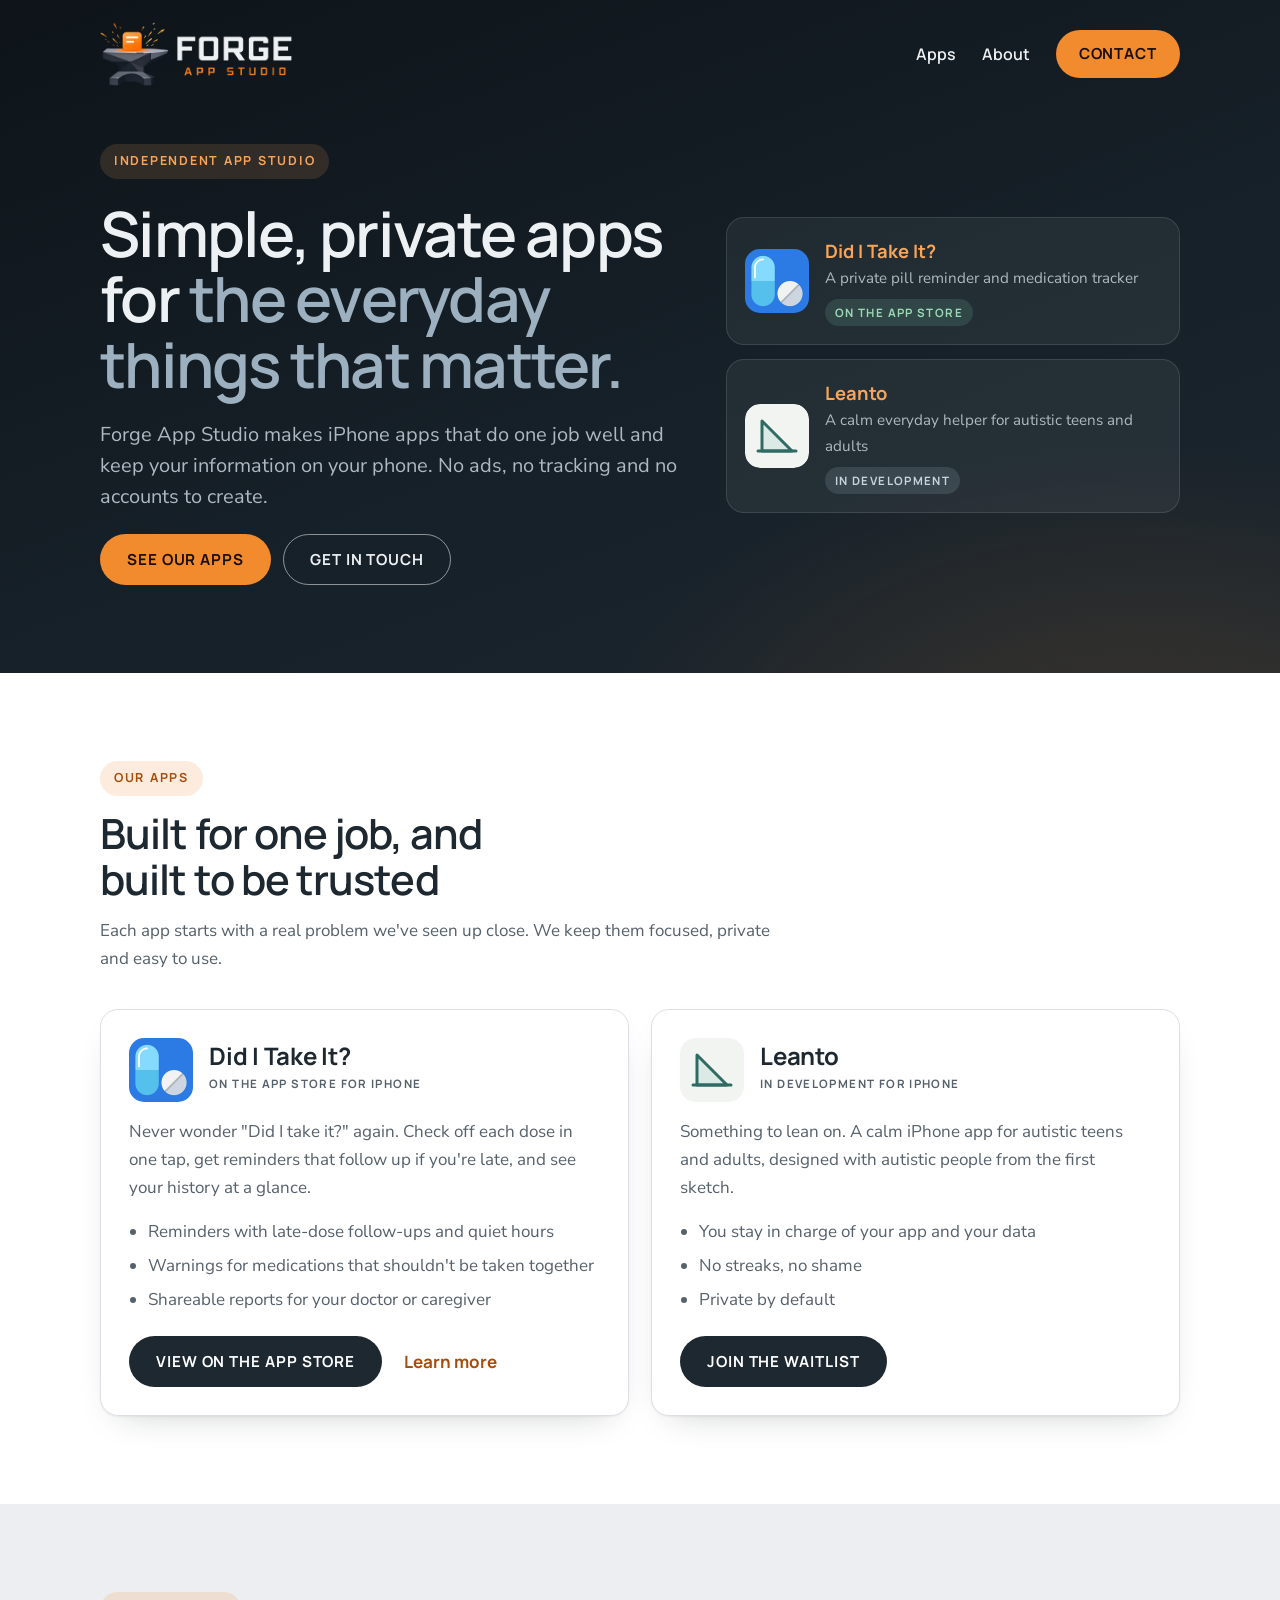
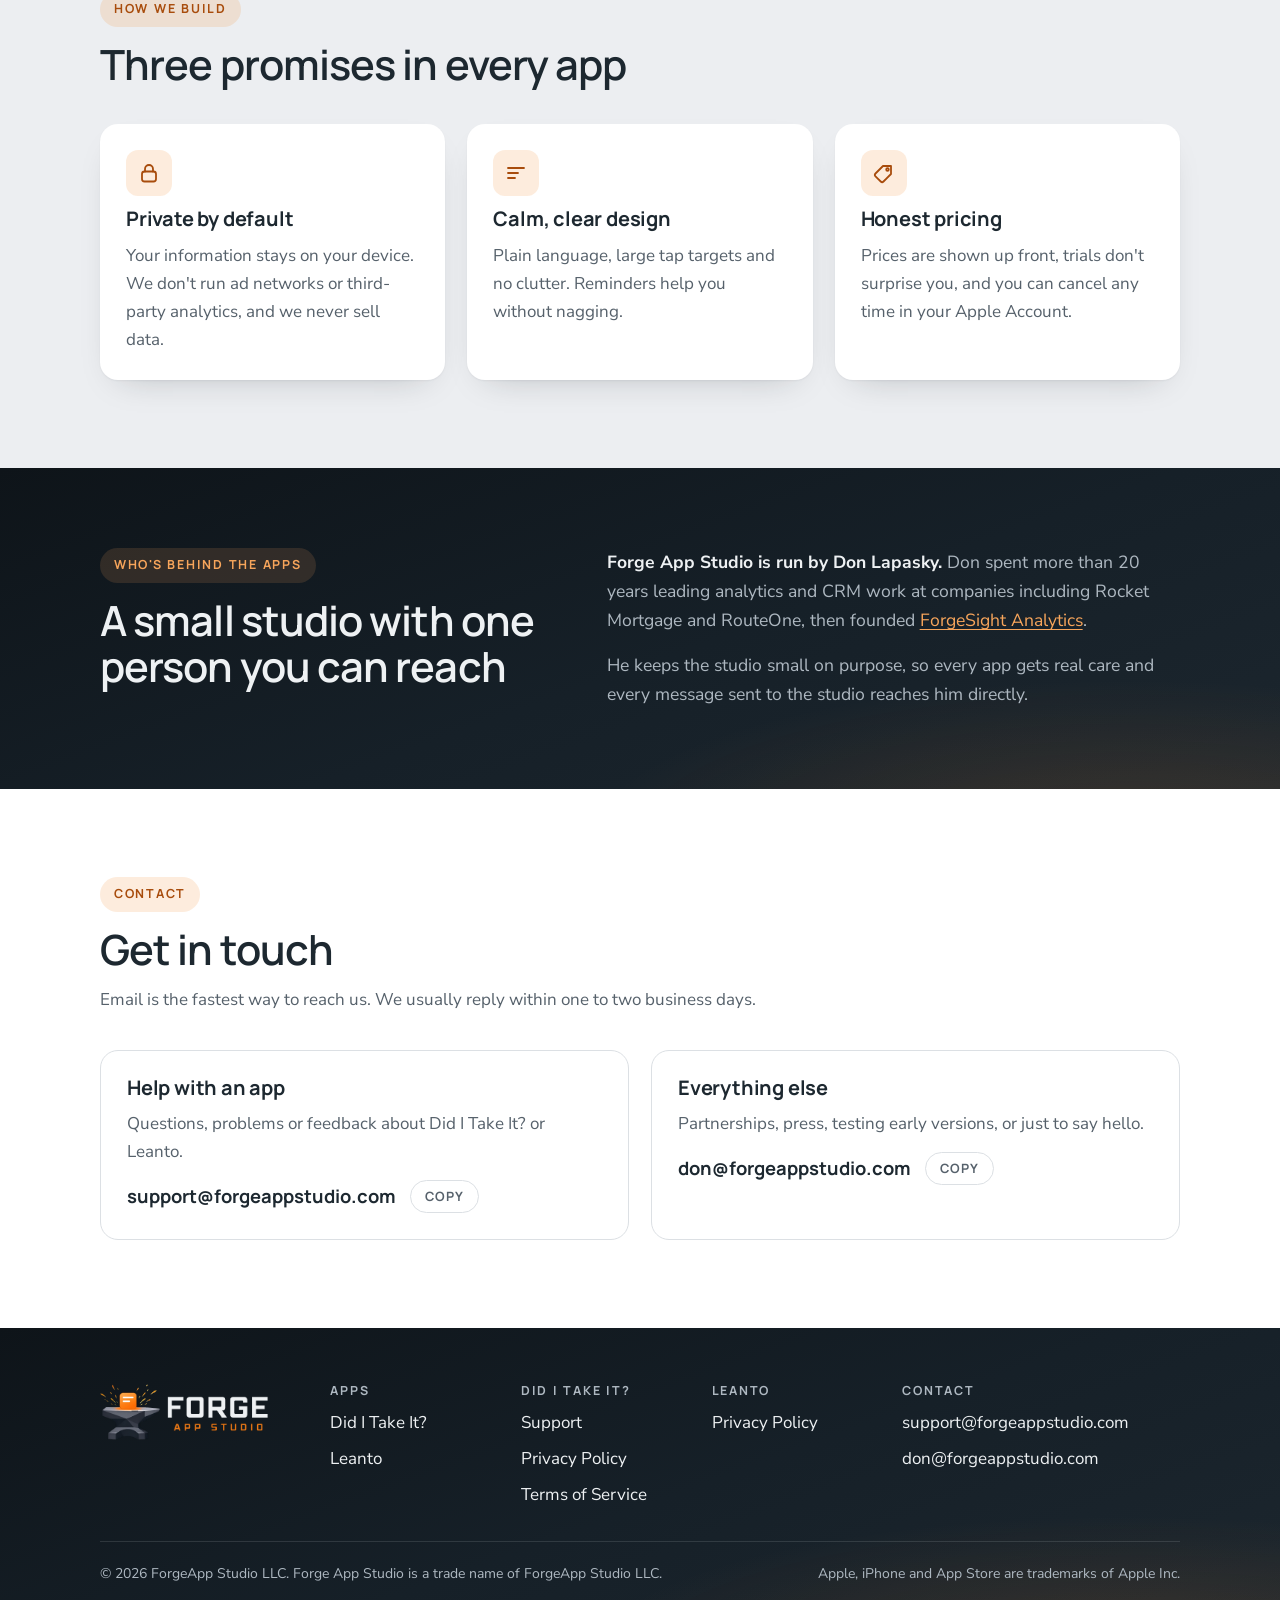
<file: index.html>
<!doctype html>
<html lang="en">
<head>
<meta charset="utf-8">
<meta name="viewport" content="width=device-width, initial-scale=1, viewport-fit=cover">
<title>Forge App Studio</title>
<meta name="description" content="Forge App Studio makes simple, private iPhone apps, including Did I Take It? and Leanto.">
<meta property="og:title" content="Forge App Studio">
<meta property="og:description" content="Simple, private iPhone apps for the everyday things that matter.">
<meta property="og:image" content="https://forgeappstudio.com/assets/og-image.png">
<meta property="og:type" content="website">
<meta property="og:url" content="https://forgeappstudio.com/">
<link rel="canonical" href="https://forgeappstudio.com/">
<script type="application/ld+json">
{
  "@context": "https://schema.org",
  "@graph": [
    {
      "@type": "Organization",
      "@id": "https://forgeappstudio.com/#org",
      "name": "Forge App Studio",
      "url": "https://forgeappstudio.com/",
      "logo": "https://forgeappstudio.com/assets/logo-stacked.png"
    },
    {
      "@type": "WebSite",
      "@id": "https://forgeappstudio.com/#website",
      "name": "Forge App Studio",
      "url": "https://forgeappstudio.com/",
      "publisher": {
        "@id": "https://forgeappstudio.com/#org"
      }
    }
  ]
}
</script>
<link rel="icon" href="assets/favicon-32.png" sizes="32x32" type="image/png">
<link rel="icon" href="assets/favicon-64.png" sizes="64x64" type="image/png">
<link rel="apple-touch-icon" href="assets/apple-touch-icon.png">
<link rel="preconnect" href="https://fonts.googleapis.com">
<link rel="preconnect" href="https://fonts.gstatic.com" crossorigin>
<link rel="stylesheet" href="https://fonts.googleapis.com/css2?family=Manrope:wght@500;600;700&family=Nunito+Sans:wght@400;600;700&display=swap">
<link rel="stylesheet" href="assets/styles.css">
</head>
<body>
<a class="skip" href="#main">Skip to content</a>

<div class="dark">
  <header class="site-head">
    <div class="wrap">
      <a class="brand" href="index.html" aria-label="Forge App Studio home"><img src="assets/logo-horizontal-on-dark.png" alt="Forge App Studio" width="193" height="64"></a>
      <nav class="nav" aria-label="Main">
        <a class="nav-link" href="#apps">Apps</a>
        <a class="nav-link" href="#about">About</a>
        <a class="btn btn-primary" href="#contact">Contact</a>
      </nav>
    </div>
  </header>

  <section class="hero" aria-labelledby="hero-title">
    <div class="wrap">
      <div class="hero-copy">
        <span class="eyebrow">Independent app studio</span>
        <h1 id="hero-title">Simple, private apps for <em>the everyday things that matter.</em></h1>
        <p class="lede">Forge App Studio makes iPhone apps that do one job well and keep your information on your phone. No ads, no tracking and no accounts to create.</p>
        <div class="cta-row">
          <a class="btn btn-primary" href="#apps">See our apps</a>
          <a class="btn btn-ghost" href="#contact">Get in touch</a>
        </div>
      </div>

      <div class="shelf" aria-label="Our apps">
        <a class="shelf-item" href="did-i-take-it.html">
          <img class="app-glyph" src="assets/did-i-take-it-icon-128.png" srcset="assets/did-i-take-it-icon-256.png 2x" alt="" width="64" height="64">
          <div>
            <strong>Did I Take It?</strong>
            <span class="muted">A private pill reminder and medication tracker</span>
            <span class="status live">On the App Store</span>
          </div>
        </a>
        <a class="shelf-item" href="leanto.html">
          <img class="app-glyph" src="assets/leanto-glyph.svg" alt="" width="64" height="64">
          <div>
            <strong>Leanto</strong>
            <span class="muted">A calm everyday helper for autistic teens and adults</span>
            <span class="status soon">In development</span>
          </div>
        </a>
      </div>
    </div>
  </section>
</div>

<main id="main">
  <section class="section" id="apps" aria-labelledby="apps-title">
    <div class="wrap">
      <div class="section-head">
        <span class="eyebrow">Our apps</span>
        <h2 id="apps-title">Built for one job, and built to be trusted</h2>
        <p>Each app starts with a real problem we've seen up close. We keep them focused, private and easy to use.</p>
      </div>
      <div class="apps">
        <article class="app-card">
          <div class="top">
            <img class="app-glyph" src="assets/did-i-take-it-icon-128.png" srcset="assets/did-i-take-it-icon-256.png 2x" alt="" width="64" height="64">
            <div>
              <h3>Did I Take It?</h3>
              <span class="tag">On the App Store for iPhone</span>
            </div>
          </div>
          <p>Never wonder "Did I take it?" again. Check off each dose in one tap, get reminders that follow up if you're late, and see your history at a glance.</p>
          <ul>
            <li>Reminders with late-dose follow-ups and quiet hours</li>
            <li>Warnings for medications that shouldn't be taken together</li>
            <li>Shareable reports for your doctor or caregiver</li>
          </ul>
          <div class="links">
            <a class="btn btn-ink" href="https://apps.apple.com/us/app/did-i-take-it-pill-reminder/id6765749043">View on the App Store</a>
            <a href="did-i-take-it.html">Learn more</a>
          </div>
        </article>

        <article class="app-card">
          <div class="top">
            <img class="app-glyph" src="assets/leanto-glyph.svg" alt="" width="64" height="64">
            <div>
              <h3>Leanto</h3>
              <span class="tag">In development for iPhone</span>
            </div>
          </div>
          <p>Something to lean on. A calm iPhone app for autistic teens and adults, designed with autistic people from the first sketch.</p>
          <ul>
            <li>You stay in charge of your app and your data</li>
            <li>No streaks, no shame</li>
            <li>Private by default</li>
          </ul>
          <div class="links">
            <a class="btn btn-ink" href="leanto.html">Join the waitlist</a>
          </div>
        </article>
      </div>
    </div>
  </section>

  <section class="section mist" aria-labelledby="how-title">
    <div class="wrap">
      <div class="section-head">
        <span class="eyebrow">How we build</span>
        <h2 id="how-title">Three promises in every app</h2>
      </div>
      <div class="principles">
        <div class="principle">
          <span class="icon" aria-hidden="true"><svg viewBox="0 0 24 24" fill="none" stroke="currentColor" stroke-width="1.8" stroke-linecap="round" stroke-linejoin="round"><rect x="5" y="10.5" width="14" height="10" rx="2.5"/><path d="M8 10.5V8a4 4 0 0 1 8 0v2.5"/></svg></span>
          <h3>Private by default</h3>
          <p>Your information stays on your device. We don't run ad networks or third-party analytics, and we never sell data.</p>
        </div>
        <div class="principle">
          <span class="icon" aria-hidden="true"><svg viewBox="0 0 24 24" fill="none" stroke="currentColor" stroke-width="1.8" stroke-linecap="round" stroke-linejoin="round"><path d="M4 7h16M4 12h10M4 17h7"/></svg></span>
          <h3>Calm, clear design</h3>
          <p>Plain language, large tap targets and no clutter. Reminders help you without nagging.</p>
        </div>
        <div class="principle">
          <span class="icon" aria-hidden="true"><svg viewBox="0 0 24 24" fill="none" stroke="currentColor" stroke-width="1.8" stroke-linecap="round" stroke-linejoin="round"><path d="M3.5 12.5 11 5h8v8l-7.5 7.5a2 2 0 0 1-2.8 0l-5.2-5.2a2 2 0 0 1 0-2.8Z"/><circle cx="15.5" cy="8.5" r="1.3"/></svg></span>
          <h3>Honest pricing</h3>
          <p>Prices are shown up front, trials don't surprise you, and you can cancel any time in your Apple Account.</p>
        </div>
      </div>
    </div>
  </section>

  <section class="dark about" id="about" aria-labelledby="about-title">
    <div class="wrap">
      <div style="display:flex;flex-direction:column;gap:14px">
        <span class="eyebrow">Who's behind the apps</span>
        <h2 id="about-title">A small studio with one person you can reach</h2>
      </div>
      <div class="copy">
        <p><strong>Forge App Studio is run by Don Lapasky.</strong> Don spent more than 20 years leading analytics and CRM work at companies including Rocket Mortgage and RouteOne, then founded <a href="https://www.forgesightanalytics.com">ForgeSight Analytics</a>.</p>
        <p>He keeps the studio small on purpose, so every app gets real care and every message sent to the studio reaches him directly.</p>
      </div>
    </div>
  </section>

  <section class="section" id="contact" aria-labelledby="contact-title">
    <div class="wrap">
      <div class="section-head">
        <span class="eyebrow">Contact</span>
        <h2 id="contact-title">Get in touch</h2>
        <p>Email is the fastest way to reach us. We usually reply within one to two business days.</p>
      </div>
      <div class="contact-grid">
        <div class="contact-card">
          <h3>Help with an app</h3>
          <p>Questions, problems or feedback about Did I Take It? or Leanto.</p>
          <div class="email-row">
            <a class="email" id="email-support" href="mailto:support@forgeappstudio.com">support@forgeappstudio.com</a>
            <button class="copy-btn" type="button" data-copy="support@forgeappstudio.com" aria-controls="email-support">Copy</button>
          </div>
        </div>
        <div class="contact-card">
          <h3>Everything else</h3>
          <p>Partnerships, press, testing early versions, or just to say hello.</p>
          <div class="email-row">
            <a class="email" id="email-don" href="mailto:don@forgeappstudio.com">don@forgeappstudio.com</a>
            <button class="copy-btn" type="button" data-copy="don@forgeappstudio.com" aria-controls="email-don">Copy</button>
          </div>
        </div>
      </div>
    </div>
  </section>
</main>

<footer class="dark site-foot">
  <div class="wrap">
    <div><img src="assets/logo-horizontal-on-dark.png" alt="Forge App Studio" width="169" height="56"></div>
    <div>
      <h4>Apps</h4>
      <ul><li><a href="did-i-take-it.html">Did I Take It?</a></li><li><a href="leanto.html">Leanto</a></li></ul>
    </div>
    <div>
      <h4>Did I Take It?</h4>
      <ul><li><a href="did-i-take-it-support.html">Support</a></li><li><a href="did-i-take-it-privacy.html">Privacy Policy</a></li><li><a href="did-i-take-it-terms.html">Terms of Service</a></li></ul>
    </div>
    <div>
      <h4>Leanto</h4>
      <ul><li><a href="leanto-privacy.html">Privacy Policy</a></li></ul>
    </div>
    <div>
      <h4>Contact</h4>
      <ul><li><a href="mailto:support@forgeappstudio.com">support@forgeappstudio.com</a></li><li><a href="mailto:don@forgeappstudio.com">don@forgeappstudio.com</a></li></ul>
    </div>
    <div class="legal">
      <span>&copy; 2026 ForgeApp Studio LLC. Forge App Studio is a trade name of ForgeApp Studio LLC.</span>
      <span>Apple, iPhone and App Store are trademarks of Apple Inc.</span>
    </div>
  </div>
</footer>
<script src="assets/site.js"></script>
</body>
</html>
</file>
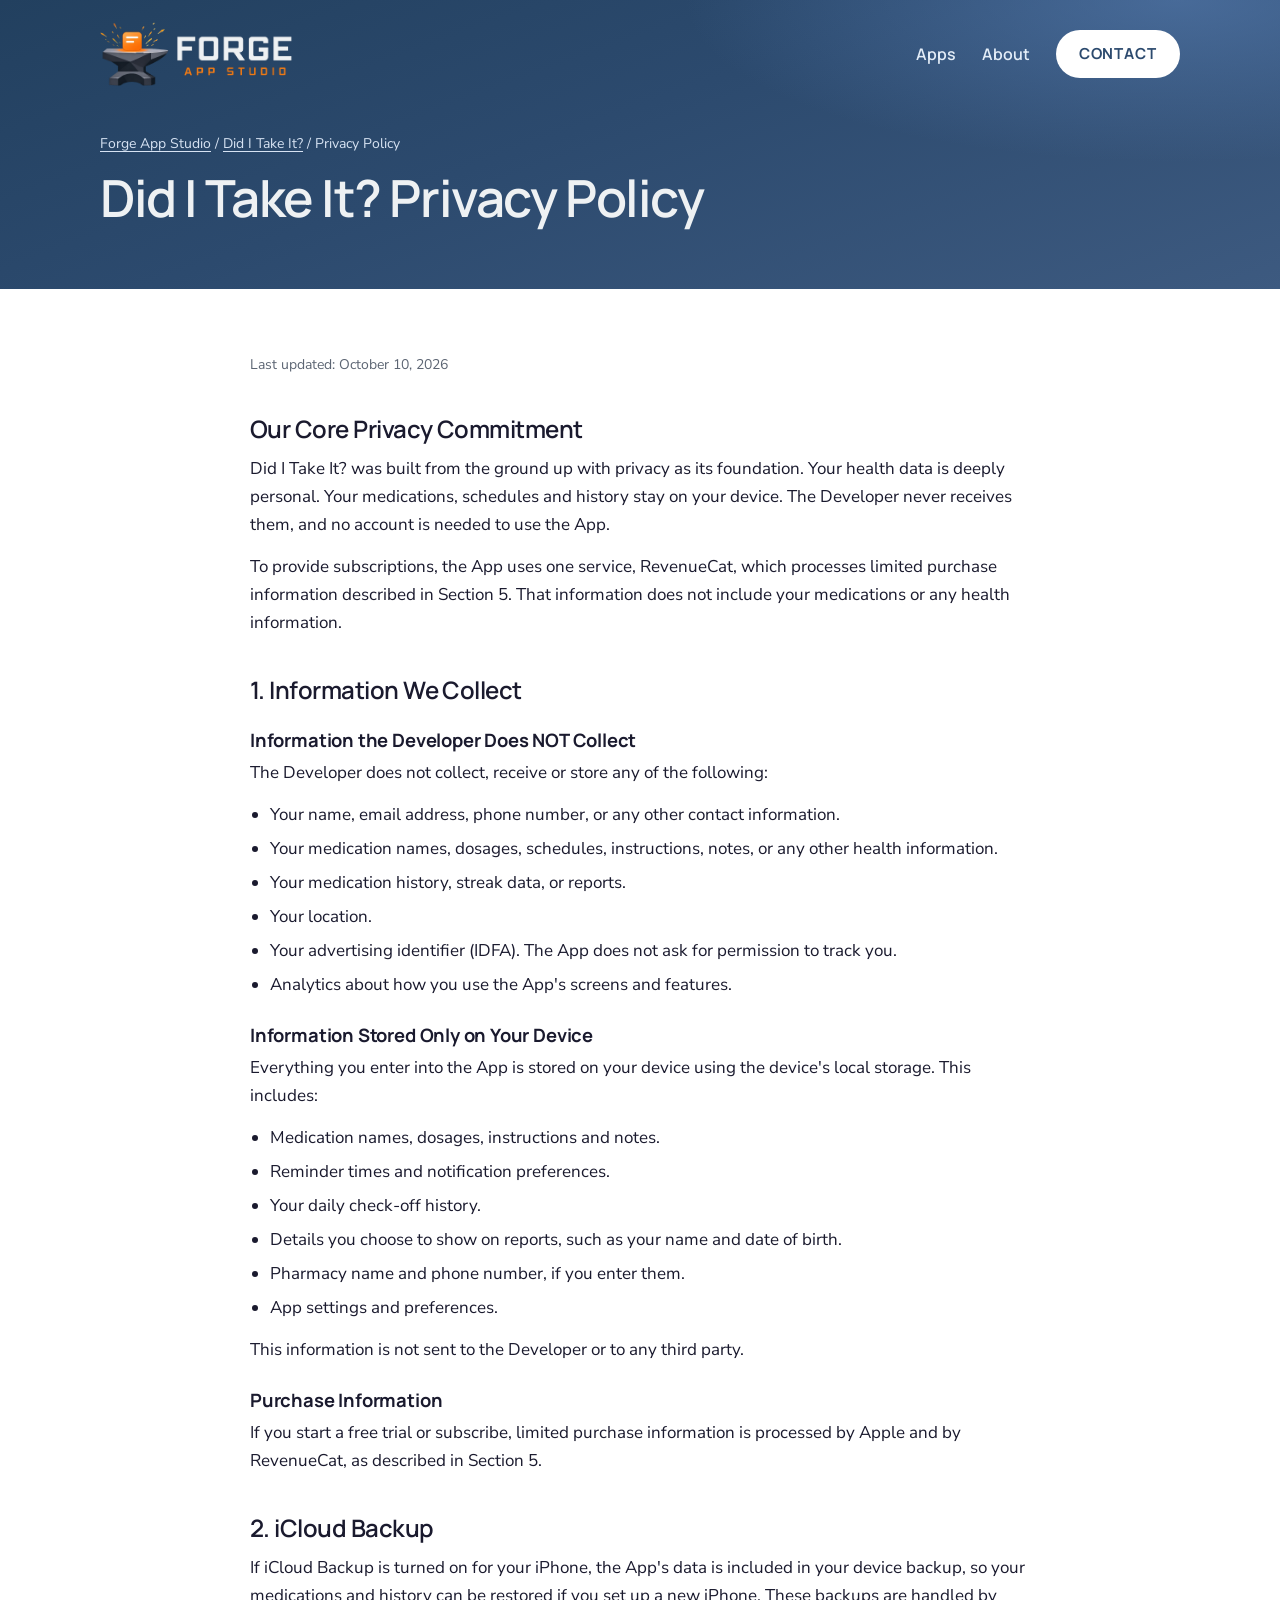
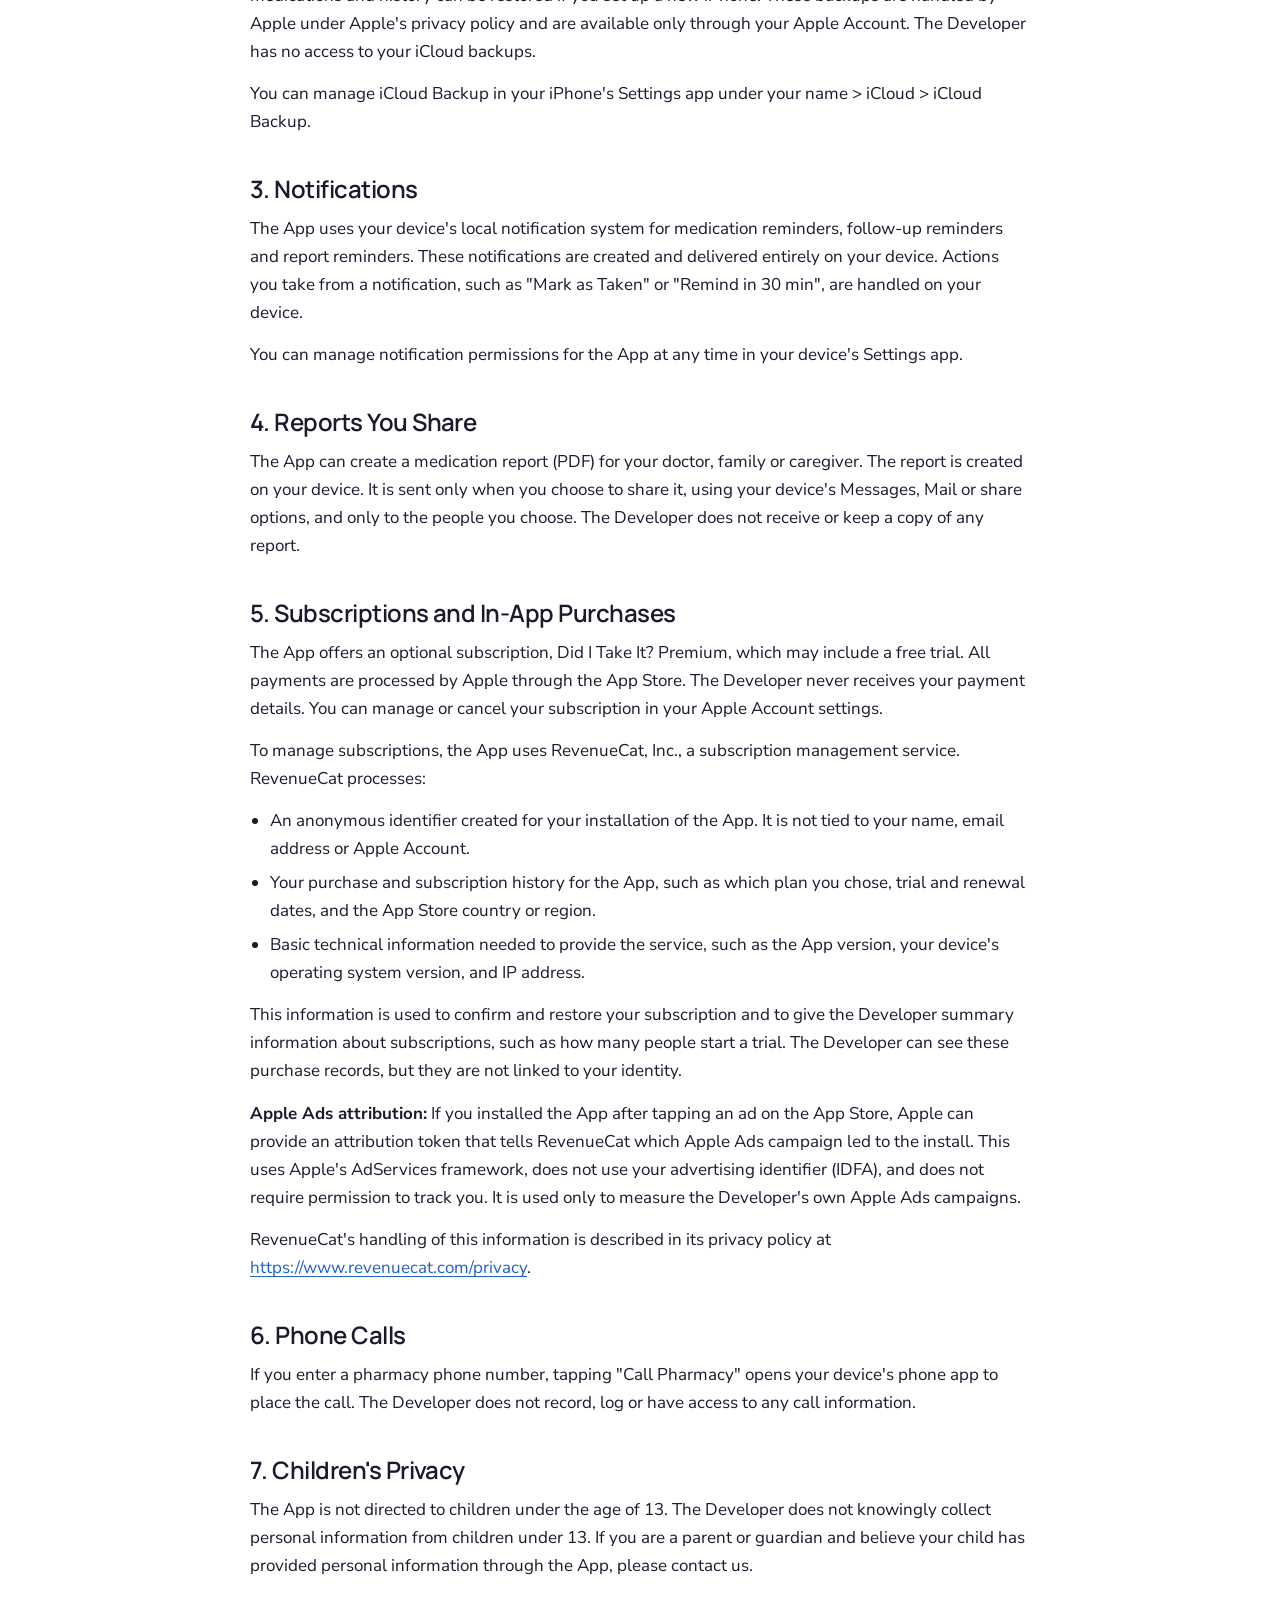
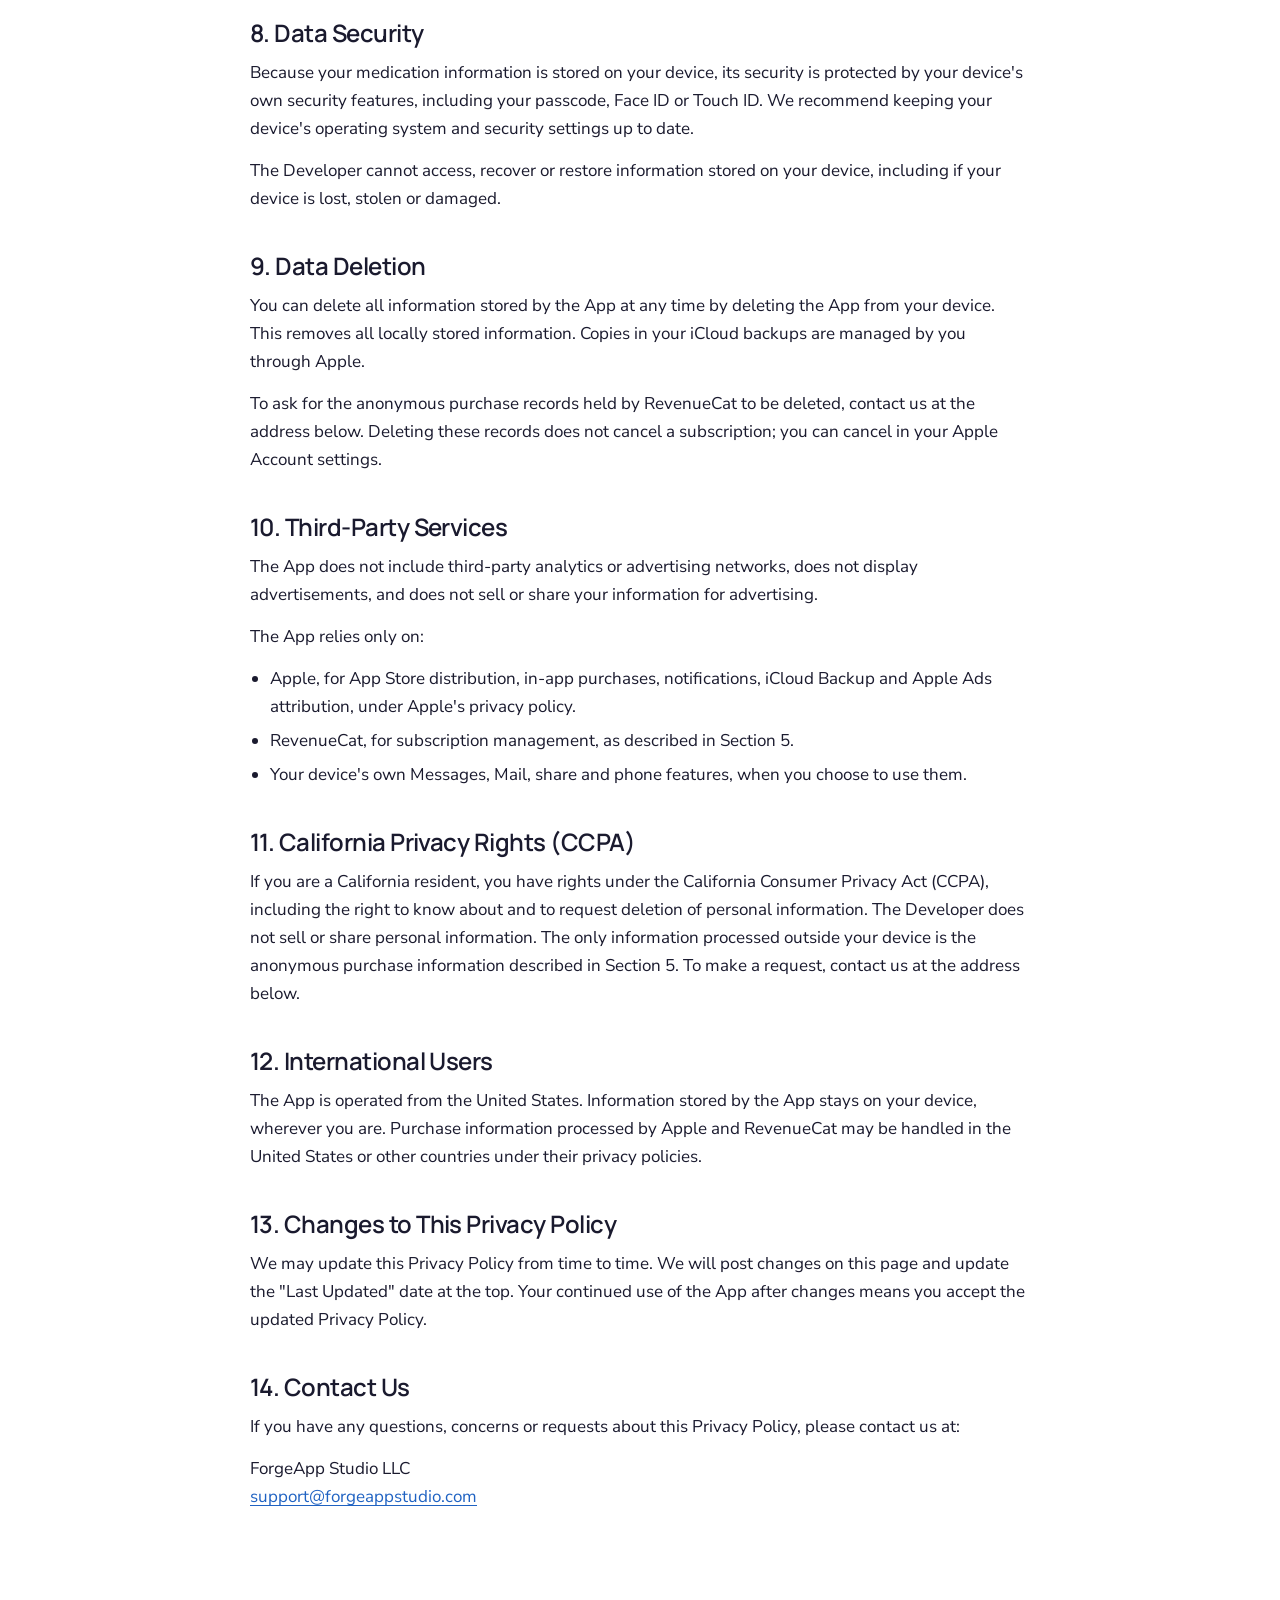
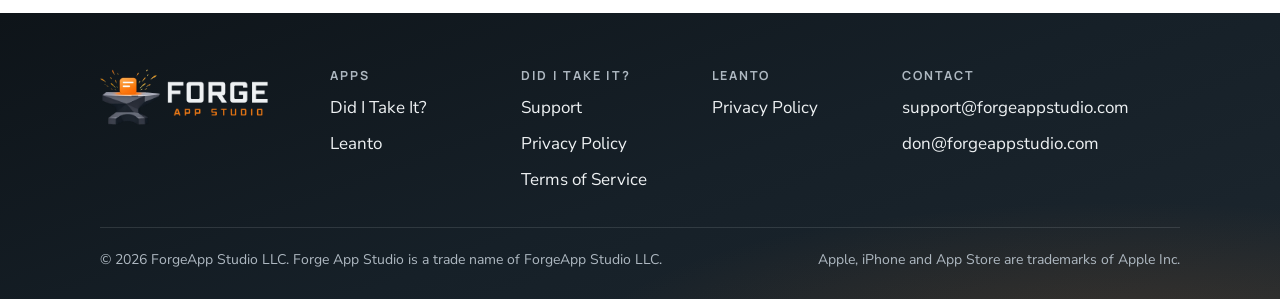
<file: did-i-take-it-privacy.html>
<!doctype html>
<html lang="en">
<head>
<meta charset="utf-8">
<meta name="viewport" content="width=device-width, initial-scale=1, viewport-fit=cover">
<title>Did I Take It? Privacy Policy | Forge App Studio</title>
<meta name="description" content="Privacy Policy for Did I Take It?, a pill reminder app by Forge App Studio.">
<meta property="og:title" content="Did I Take It? Privacy Policy | Forge App Studio">
<meta property="og:description" content="Privacy Policy for Did I Take It?, a pill reminder app by Forge App Studio.">
<meta property="og:image" content="https://forgeappstudio.com/assets/og-image.png">
<meta property="og:type" content="website">
<meta property="og:url" content="https://forgeappstudio.com/did-i-take-it-privacy.html">
<link rel="canonical" href="https://forgeappstudio.com/did-i-take-it-privacy.html">
<link rel="icon" href="assets/favicon-32.png" sizes="32x32" type="image/png">
<link rel="icon" href="assets/favicon-64.png" sizes="64x64" type="image/png">
<link rel="apple-touch-icon" href="assets/apple-touch-icon.png">
<link rel="preconnect" href="https://fonts.googleapis.com">
<link rel="preconnect" href="https://fonts.gstatic.com" crossorigin>
<link rel="stylesheet" href="https://fonts.googleapis.com/css2?family=Manrope:wght@500;600;700&family=Nunito+Sans:wght@400;600;700&display=swap">
<link rel="stylesheet" href="assets/styles.css">
</head>
<body class="theme-diti">
<a class="skip" href="#main">Skip to content</a>

<div class="dark">
  <header class="site-head">
    <div class="wrap">
      <a class="brand" href="index.html" aria-label="Forge App Studio home"><img src="assets/logo-horizontal-on-dark.png" alt="Forge App Studio" width="193" height="64"></a>
      <nav class="nav" aria-label="Main">
        <a class="nav-link" href="index.html#apps">Apps</a>
        <a class="nav-link" href="index.html#about">About</a>
        <a class="btn btn-primary" href="index.html#contact">Contact</a>
      </nav>
    </div>
  </header>
  <section class="page-head" aria-labelledby="page-title">
    <div class="wrap">
      <p class="crumbs"><a href="index.html">Forge App Studio</a> / <a href="did-i-take-it.html">Did I Take It?</a> / Privacy Policy</p>
      
      <h1 id="page-title">Did I Take It? Privacy Policy</h1>
      
    </div>
  </section>
</div>

<main id="main">

  <section class="doc">
    <div class="wrap">
      <p class="updated">Last updated: October 10, 2026</p>
      <h2>Our Core Privacy Commitment</h2>
<p>Did I Take It? was built from the ground up with privacy as its foundation. Your health data is deeply personal. Your medications, schedules and history stay on your device. The Developer never receives them, and no account is needed to use the App.</p>
<p>To provide subscriptions, the App uses one service, RevenueCat, which processes limited purchase information described in Section 5. That information does not include your medications or any health information.</p>
<h2>1. Information We Collect</h2>
<h3>Information the Developer Does NOT Collect</h3>
<p>The Developer does not collect, receive or store any of the following:</p>
<ul>
<li>Your name, email address, phone number, or any other contact information.</li>
<li>Your medication names, dosages, schedules, instructions, notes, or any other health information.</li>
<li>Your medication history, streak data, or reports.</li>
<li>Your location.</li>
<li>Your advertising identifier (IDFA). The App does not ask for permission to track you.</li>
<li>Analytics about how you use the App's screens and features.</li>
</ul>
<h3>Information Stored Only on Your Device</h3>
<p>Everything you enter into the App is stored on your device using the device's local storage. This includes:</p>
<ul>
<li>Medication names, dosages, instructions and notes.</li>
<li>Reminder times and notification preferences.</li>
<li>Your daily check-off history.</li>
<li>Details you choose to show on reports, such as your name and date of birth.</li>
<li>Pharmacy name and phone number, if you enter them.</li>
<li>App settings and preferences.</li>
</ul>
<p>This information is not sent to the Developer or to any third party.</p>
<h3>Purchase Information</h3>
<p>If you start a free trial or subscribe, limited purchase information is processed by Apple and by RevenueCat, as described in Section 5.</p>
<h2>2. iCloud Backup</h2>
<p>If iCloud Backup is turned on for your iPhone, the App's data is included in your device backup, so your medications and history can be restored if you set up a new iPhone. These backups are handled by Apple under Apple's privacy policy and are available only through your Apple Account. The Developer has no access to your iCloud backups.</p>
<p>You can manage iCloud Backup in your iPhone's Settings app under your name &gt; iCloud &gt; iCloud Backup.</p>
<h2>3. Notifications</h2>
<p>The App uses your device's local notification system for medication reminders, follow-up reminders and report reminders. These notifications are created and delivered entirely on your device. Actions you take from a notification, such as "Mark as Taken" or "Remind in 30 min", are handled on your device.</p>
<p>You can manage notification permissions for the App at any time in your device's Settings app.</p>
<h2>4. Reports You Share</h2>
<p>The App can create a medication report (PDF) for your doctor, family or caregiver. The report is created on your device. It is sent only when you choose to share it, using your device's Messages, Mail or share options, and only to the people you choose. The Developer does not receive or keep a copy of any report.</p>
<h2>5. Subscriptions and In-App Purchases</h2>
<p>The App offers an optional subscription, Did I Take It? Premium, which may include a free trial. All payments are processed by Apple through the App Store. The Developer never receives your payment details. You can manage or cancel your subscription in your Apple Account settings.</p>
<p>To manage subscriptions, the App uses RevenueCat, Inc., a subscription management service. RevenueCat processes:</p>
<ul>
<li>An anonymous identifier created for your installation of the App. It is not tied to your name, email address or Apple Account.</li>
<li>Your purchase and subscription history for the App, such as which plan you chose, trial and renewal dates, and the App Store country or region.</li>
<li>Basic technical information needed to provide the service, such as the App version, your device's operating system version, and IP address.</li>
</ul>
<p>This information is used to confirm and restore your subscription and to give the Developer summary information about subscriptions, such as how many people start a trial. The Developer can see these purchase records, but they are not linked to your identity.</p>
<p><strong>Apple Ads attribution:</strong> If you installed the App after tapping an ad on the App Store, Apple can provide an attribution token that tells RevenueCat which Apple Ads campaign led to the install. This uses Apple's AdServices framework, does not use your advertising identifier (IDFA), and does not require permission to track you. It is used only to measure the Developer's own Apple Ads campaigns.</p>
<p>RevenueCat's handling of this information is described in its privacy policy at <a href="https://www.revenuecat.com/privacy">https://www.revenuecat.com/privacy</a>.</p>
<h2>6. Phone Calls</h2>
<p>If you enter a pharmacy phone number, tapping "Call Pharmacy" opens your device's phone app to place the call. The Developer does not record, log or have access to any call information.</p>
<h2>7. Children's Privacy</h2>
<p>The App is not directed to children under the age of 13. The Developer does not knowingly collect personal information from children under 13. If you are a parent or guardian and believe your child has provided personal information through the App, please contact us.</p>
<h2>8. Data Security</h2>
<p>Because your medication information is stored on your device, its security is protected by your device's own security features, including your passcode, Face ID or Touch ID. We recommend keeping your device's operating system and security settings up to date.</p>
<p>The Developer cannot access, recover or restore information stored on your device, including if your device is lost, stolen or damaged.</p>
<h2>9. Data Deletion</h2>
<p>You can delete all information stored by the App at any time by deleting the App from your device. This removes all locally stored information. Copies in your iCloud backups are managed by you through Apple.</p>
<p>To ask for the anonymous purchase records held by RevenueCat to be deleted, contact us at the address below. Deleting these records does not cancel a subscription; you can cancel in your Apple Account settings.</p>
<h2>10. Third-Party Services</h2>
<p>The App does not include third-party analytics or advertising networks, does not display advertisements, and does not sell or share your information for advertising.</p>
<p>The App relies only on:</p>
<ul>
<li>Apple, for App Store distribution, in-app purchases, notifications, iCloud Backup and Apple Ads attribution, under Apple's privacy policy.</li>
<li>RevenueCat, for subscription management, as described in Section 5.</li>
<li>Your device's own Messages, Mail, share and phone features, when you choose to use them.</li>
</ul>
<h2>11. California Privacy Rights (CCPA)</h2>
<p>If you are a California resident, you have rights under the California Consumer Privacy Act (CCPA), including the right to know about and to request deletion of personal information. The Developer does not sell or share personal information. The only information processed outside your device is the anonymous purchase information described in Section 5. To make a request, contact us at the address below.</p>
<h2>12. International Users</h2>
<p>The App is operated from the United States. Information stored by the App stays on your device, wherever you are. Purchase information processed by Apple and RevenueCat may be handled in the United States or other countries under their privacy policies.</p>
<h2>13. Changes to This Privacy Policy</h2>
<p>We may update this Privacy Policy from time to time. We will post changes on this page and update the "Last Updated" date at the top. Your continued use of the App after changes means you accept the updated Privacy Policy.</p>
<h2>14. Contact Us</h2>
<p>If you have any questions, concerns or requests about this Privacy Policy, please contact us at:</p>
<p>ForgeApp Studio LLC<br><a href="mailto:support@forgeappstudio.com">support@forgeappstudio.com</a></p>
    </div>
  </section>

</main>

<footer class="dark site-foot">
  <div class="wrap">
    <div><img src="assets/logo-horizontal-on-dark.png" alt="Forge App Studio" width="169" height="56"></div>
    <div>
      <h4>Apps</h4>
      <ul><li><a href="did-i-take-it.html">Did I Take It?</a></li><li><a href="leanto.html">Leanto</a></li></ul>
    </div>
    <div>
      <h4>Did I Take It?</h4>
      <ul><li><a href="did-i-take-it-support.html">Support</a></li><li><a href="did-i-take-it-privacy.html">Privacy Policy</a></li><li><a href="did-i-take-it-terms.html">Terms of Service</a></li></ul>
    </div>
    <div>
      <h4>Leanto</h4>
      <ul><li><a href="leanto-privacy.html">Privacy Policy</a></li></ul>
    </div>
    <div>
      <h4>Contact</h4>
      <ul><li><a href="mailto:support@forgeappstudio.com">support@forgeappstudio.com</a></li><li><a href="mailto:don@forgeappstudio.com">don@forgeappstudio.com</a></li></ul>
    </div>
    <div class="legal">
      <span>&copy; 2026 ForgeApp Studio LLC. Forge App Studio is a trade name of ForgeApp Studio LLC.</span>
      <span>Apple, iPhone and App Store are trademarks of Apple Inc.</span>
    </div>
  </div>
</footer>
<script src="assets/site.js"></script>
</body>
</html>
</file>
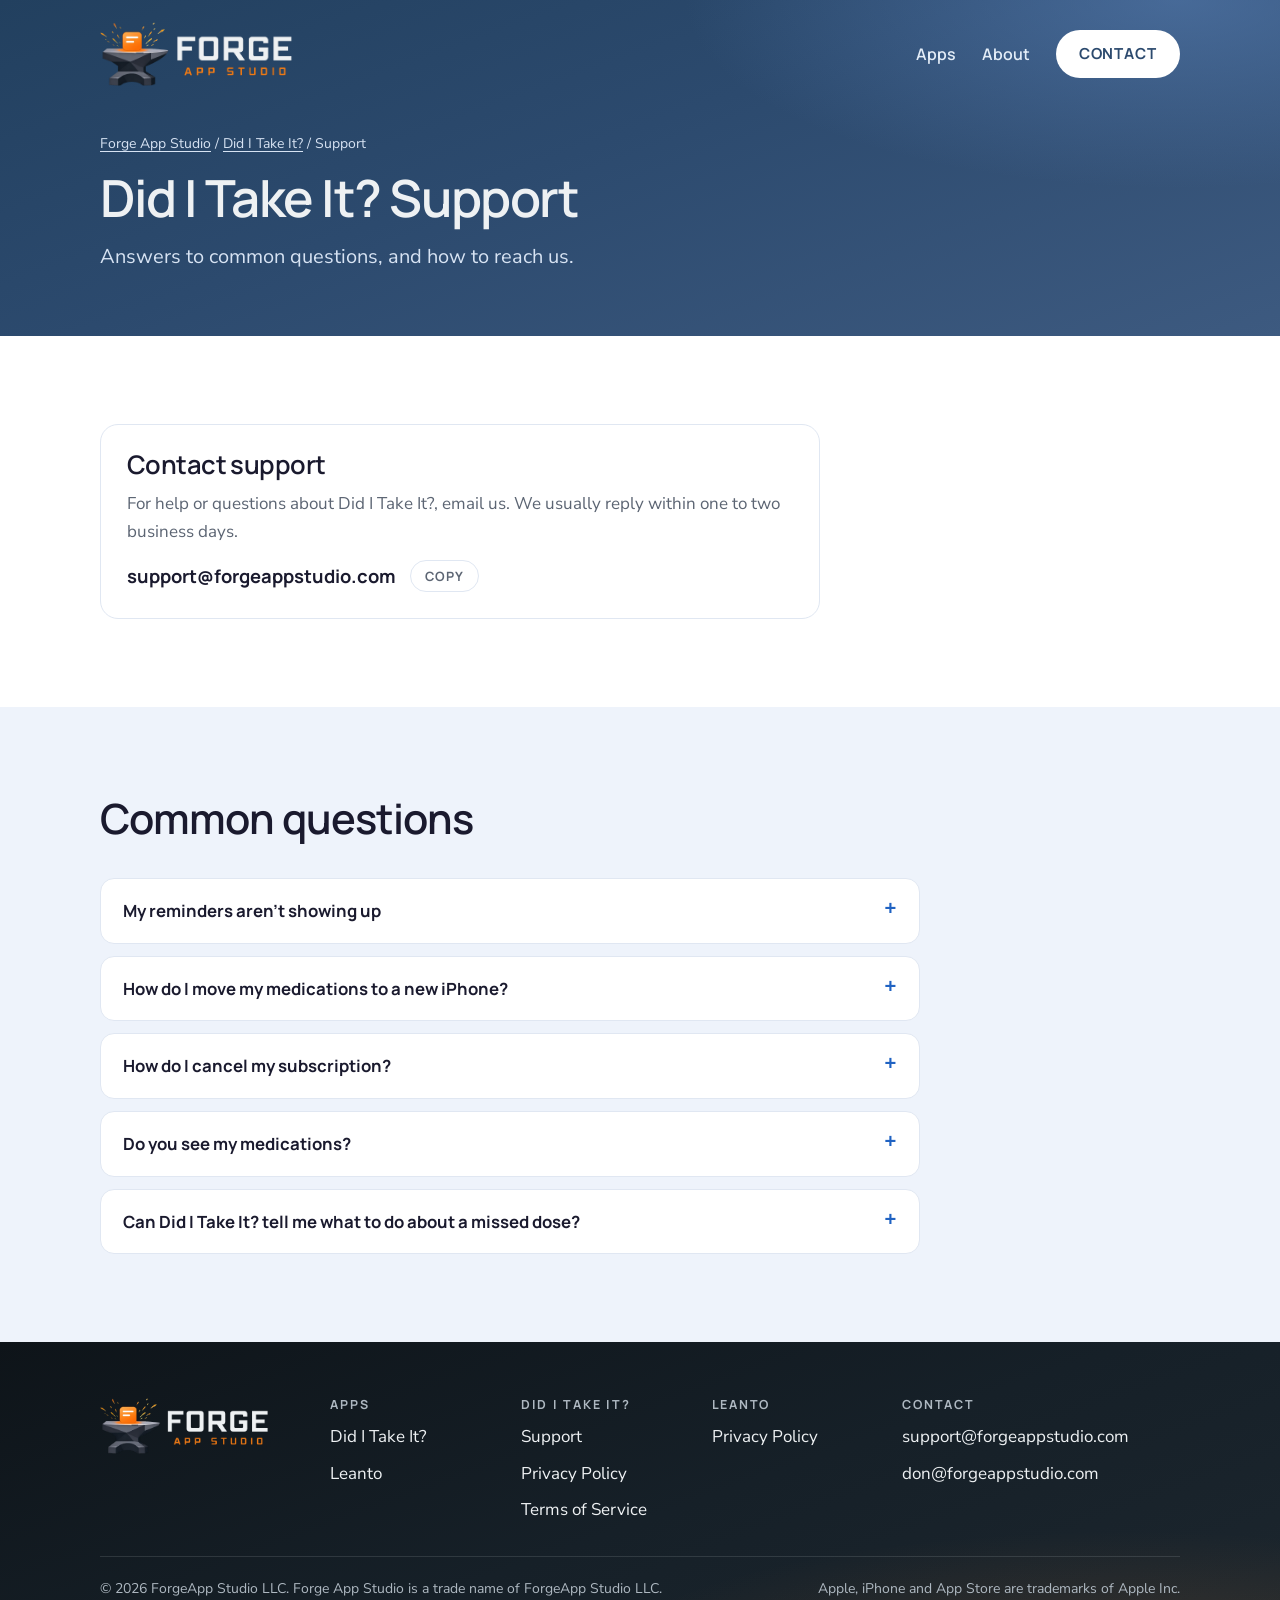
<file: did-i-take-it-support.html>
<!doctype html>
<html lang="en">
<head>
<meta charset="utf-8">
<meta name="viewport" content="width=device-width, initial-scale=1, viewport-fit=cover">
<title>Did I Take It? Support | Forge App Studio</title>
<meta name="description" content="Get help with Did I Take It?, the private pill reminder for iPhone.">
<meta property="og:title" content="Did I Take It? Support | Forge App Studio">
<meta property="og:description" content="Get help with Did I Take It?, the private pill reminder for iPhone.">
<meta property="og:image" content="https://forgeappstudio.com/assets/og-image.png">
<meta property="og:type" content="website">
<meta property="og:url" content="https://forgeappstudio.com/did-i-take-it-support.html">
<link rel="canonical" href="https://forgeappstudio.com/did-i-take-it-support.html">
<link rel="icon" href="assets/favicon-32.png" sizes="32x32" type="image/png">
<link rel="icon" href="assets/favicon-64.png" sizes="64x64" type="image/png">
<link rel="apple-touch-icon" href="assets/apple-touch-icon.png">
<link rel="preconnect" href="https://fonts.googleapis.com">
<link rel="preconnect" href="https://fonts.gstatic.com" crossorigin>
<link rel="stylesheet" href="https://fonts.googleapis.com/css2?family=Manrope:wght@500;600;700&family=Nunito+Sans:wght@400;600;700&display=swap">
<link rel="stylesheet" href="assets/styles.css">
</head>
<body class="theme-diti">
<a class="skip" href="#main">Skip to content</a>

<div class="dark">
  <header class="site-head">
    <div class="wrap">
      <a class="brand" href="index.html" aria-label="Forge App Studio home"><img src="assets/logo-horizontal-on-dark.png" alt="Forge App Studio" width="193" height="64"></a>
      <nav class="nav" aria-label="Main">
        <a class="nav-link" href="index.html#apps">Apps</a>
        <a class="nav-link" href="index.html#about">About</a>
        <a class="btn btn-primary" href="index.html#contact">Contact</a>
      </nav>
    </div>
  </header>
  <section class="page-head" aria-labelledby="page-title">
    <div class="wrap">
      <p class="crumbs"><a href="index.html">Forge App Studio</a> / <a href="did-i-take-it.html">Did I Take It?</a> / Support</p>
      
      <h1 id="page-title">Did I Take It? Support</h1>
      <p class="lede">Answers to common questions, and how to reach us.</p>
    </div>
  </section>
</div>

<main id="main">

  <section class="section" aria-labelledby="reach-title">
    <div class="wrap">
      <div class="contact-card" style="max-width:720px">
        <h2 id="reach-title" style="font-size:1.6rem">Contact support</h2>
        <p>For help or questions about Did I Take It?, email us. We usually reply within one to two business days.</p>
        <div class="email-row">
          <a class="email" id="email-support" href="mailto:support@forgeappstudio.com">support@forgeappstudio.com</a>
          <button class="copy-btn" type="button" data-copy="support@forgeappstudio.com" aria-controls="email-support">Copy</button>
        </div>
      </div>
    </div>
  </section>

  <section class="section mist" aria-labelledby="faq-title">
    <div class="wrap">
      <div class="section-head">
        <h2 id="faq-title">Common questions</h2>
      </div>
      <div class="faq" style="max-width:820px">
        <details>
          <summary>My reminders aren't showing up</summary>
          <div>
            <p>Open your iPhone's Settings app, tap Notifications, then Did I Take It?, and make sure Allow Notifications is on.</p>
            <p>If you use a Focus (such as Sleep or Do Not Disturb), check that Did I Take It? is allowed to notify you during it. Opening the app once after an update also helps make sure reminders are scheduled.</p>
          </div>
        </details>
        <details>
          <summary>How do I move my medications to a new iPhone?</summary>
          <div>
            <p>Your medications and history are included in your iPhone's iCloud Backup. Make sure iCloud Backup is on (Settings, then your name, then iCloud, then iCloud Backup), and restore from that backup when you set up your new iPhone.</p>
          </div>
        </details>
        <details>
          <summary>How do I cancel my subscription?</summary>
          <div>
            <p>Subscriptions are handled by Apple. Open Settings on your iPhone, tap your name, then Subscriptions, and choose Did I Take It? Premium. Cancel at least 24 hours before your renewal date to avoid being charged for the next year.</p>
            <p>For refunds, contact Apple through reportaproblem.apple.com. We can't issue refunds directly.</p>
          </div>
        </details>
        <details>
          <summary>Do you see my medications?</summary>
          <div>
            <p>No. Your medications, schedules and history are stored only on your device. You don't need an account, and we never receive that information. <a href="did-i-take-it-privacy.html">Read the privacy policy</a>.</p>
          </div>
        </details>
        <details>
          <summary>Can Did I Take It? tell me what to do about a missed dose?</summary>
          <div>
            <p>No. Did I Take It? is a personal tracking tool and doesn't give medical advice. Ask your doctor or pharmacist what to do about a missed or extra dose. In an emergency, call 911 or your local emergency number.</p>
          </div>
        </details>
      </div>
    </div>
  </section>

</main>

<footer class="dark site-foot">
  <div class="wrap">
    <div><img src="assets/logo-horizontal-on-dark.png" alt="Forge App Studio" width="169" height="56"></div>
    <div>
      <h4>Apps</h4>
      <ul><li><a href="did-i-take-it.html">Did I Take It?</a></li><li><a href="leanto.html">Leanto</a></li></ul>
    </div>
    <div>
      <h4>Did I Take It?</h4>
      <ul><li><a href="did-i-take-it-support.html">Support</a></li><li><a href="did-i-take-it-privacy.html">Privacy Policy</a></li><li><a href="did-i-take-it-terms.html">Terms of Service</a></li></ul>
    </div>
    <div>
      <h4>Leanto</h4>
      <ul><li><a href="leanto-privacy.html">Privacy Policy</a></li></ul>
    </div>
    <div>
      <h4>Contact</h4>
      <ul><li><a href="mailto:support@forgeappstudio.com">support@forgeappstudio.com</a></li><li><a href="mailto:don@forgeappstudio.com">don@forgeappstudio.com</a></li></ul>
    </div>
    <div class="legal">
      <span>&copy; 2026 ForgeApp Studio LLC. Forge App Studio is a trade name of ForgeApp Studio LLC.</span>
      <span>Apple, iPhone and App Store are trademarks of Apple Inc.</span>
    </div>
  </div>
</footer>
<script src="assets/site.js"></script>
</body>
</html>
</file>
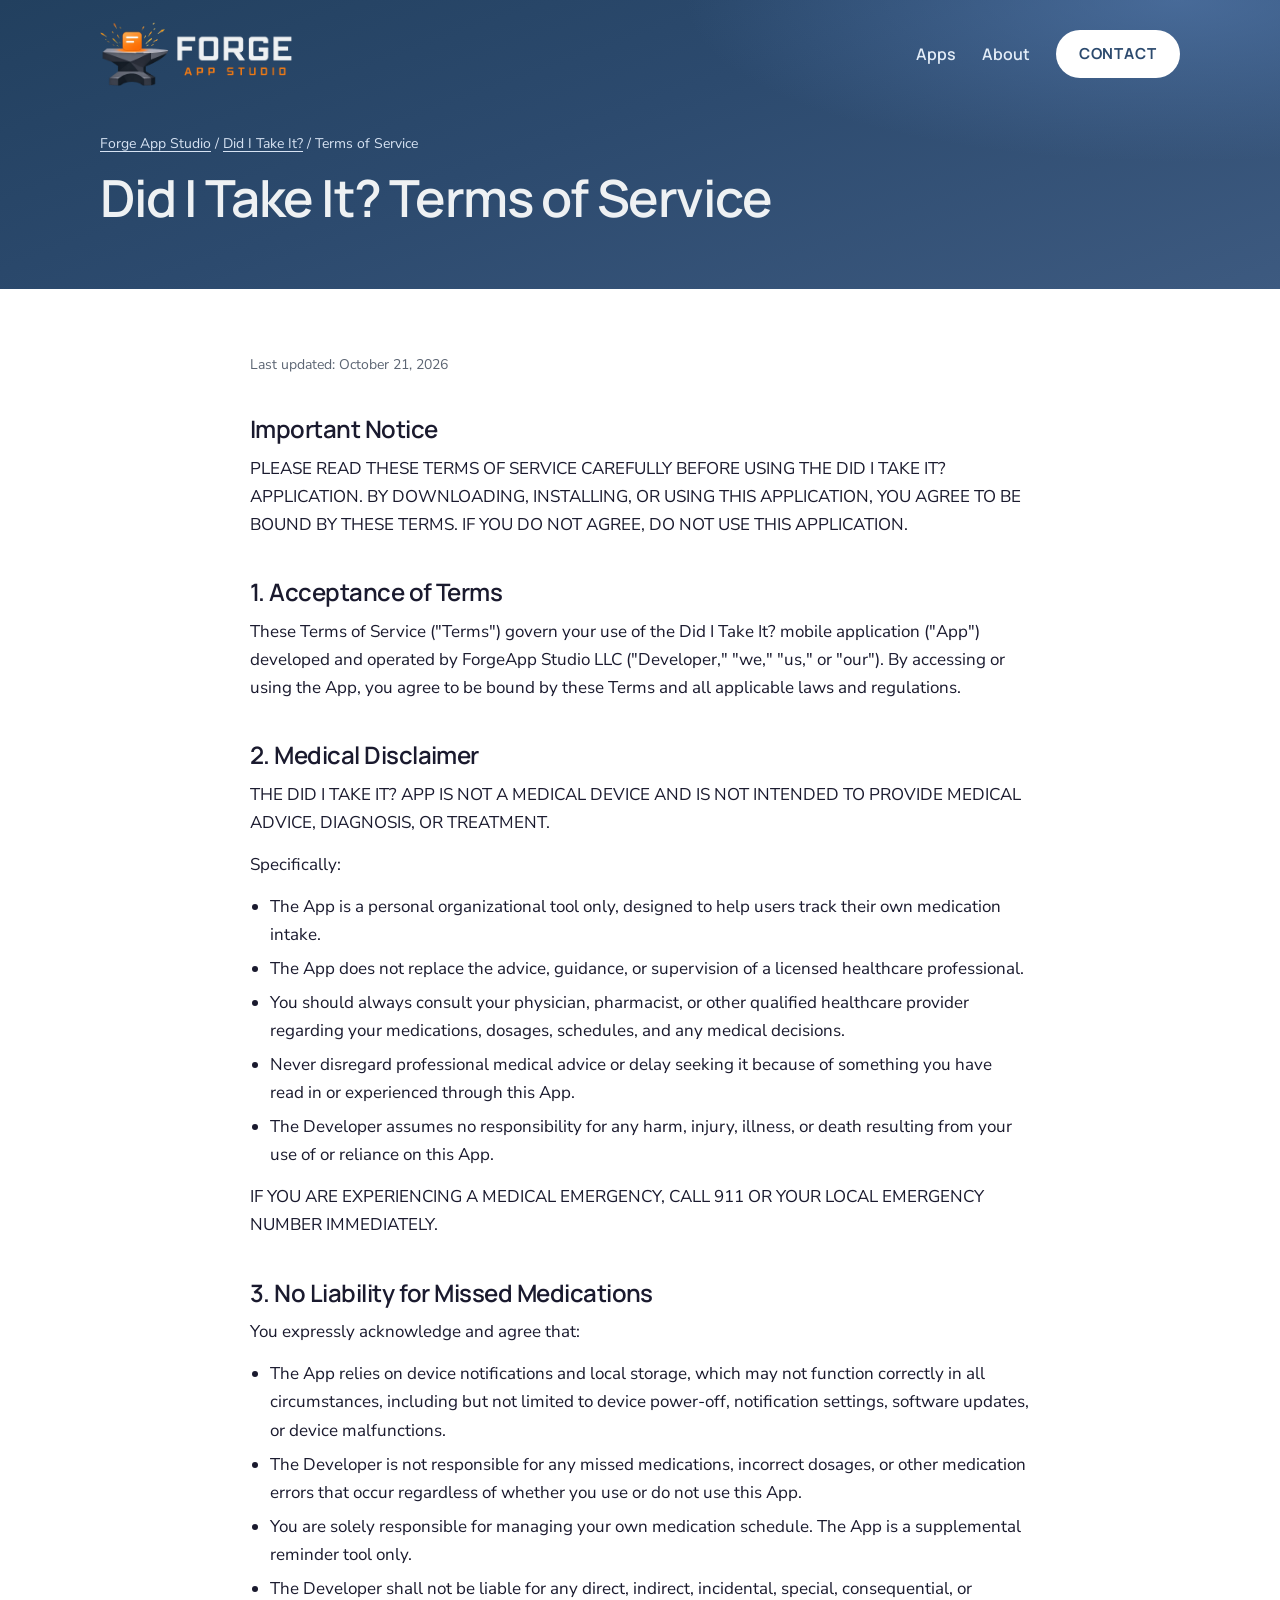
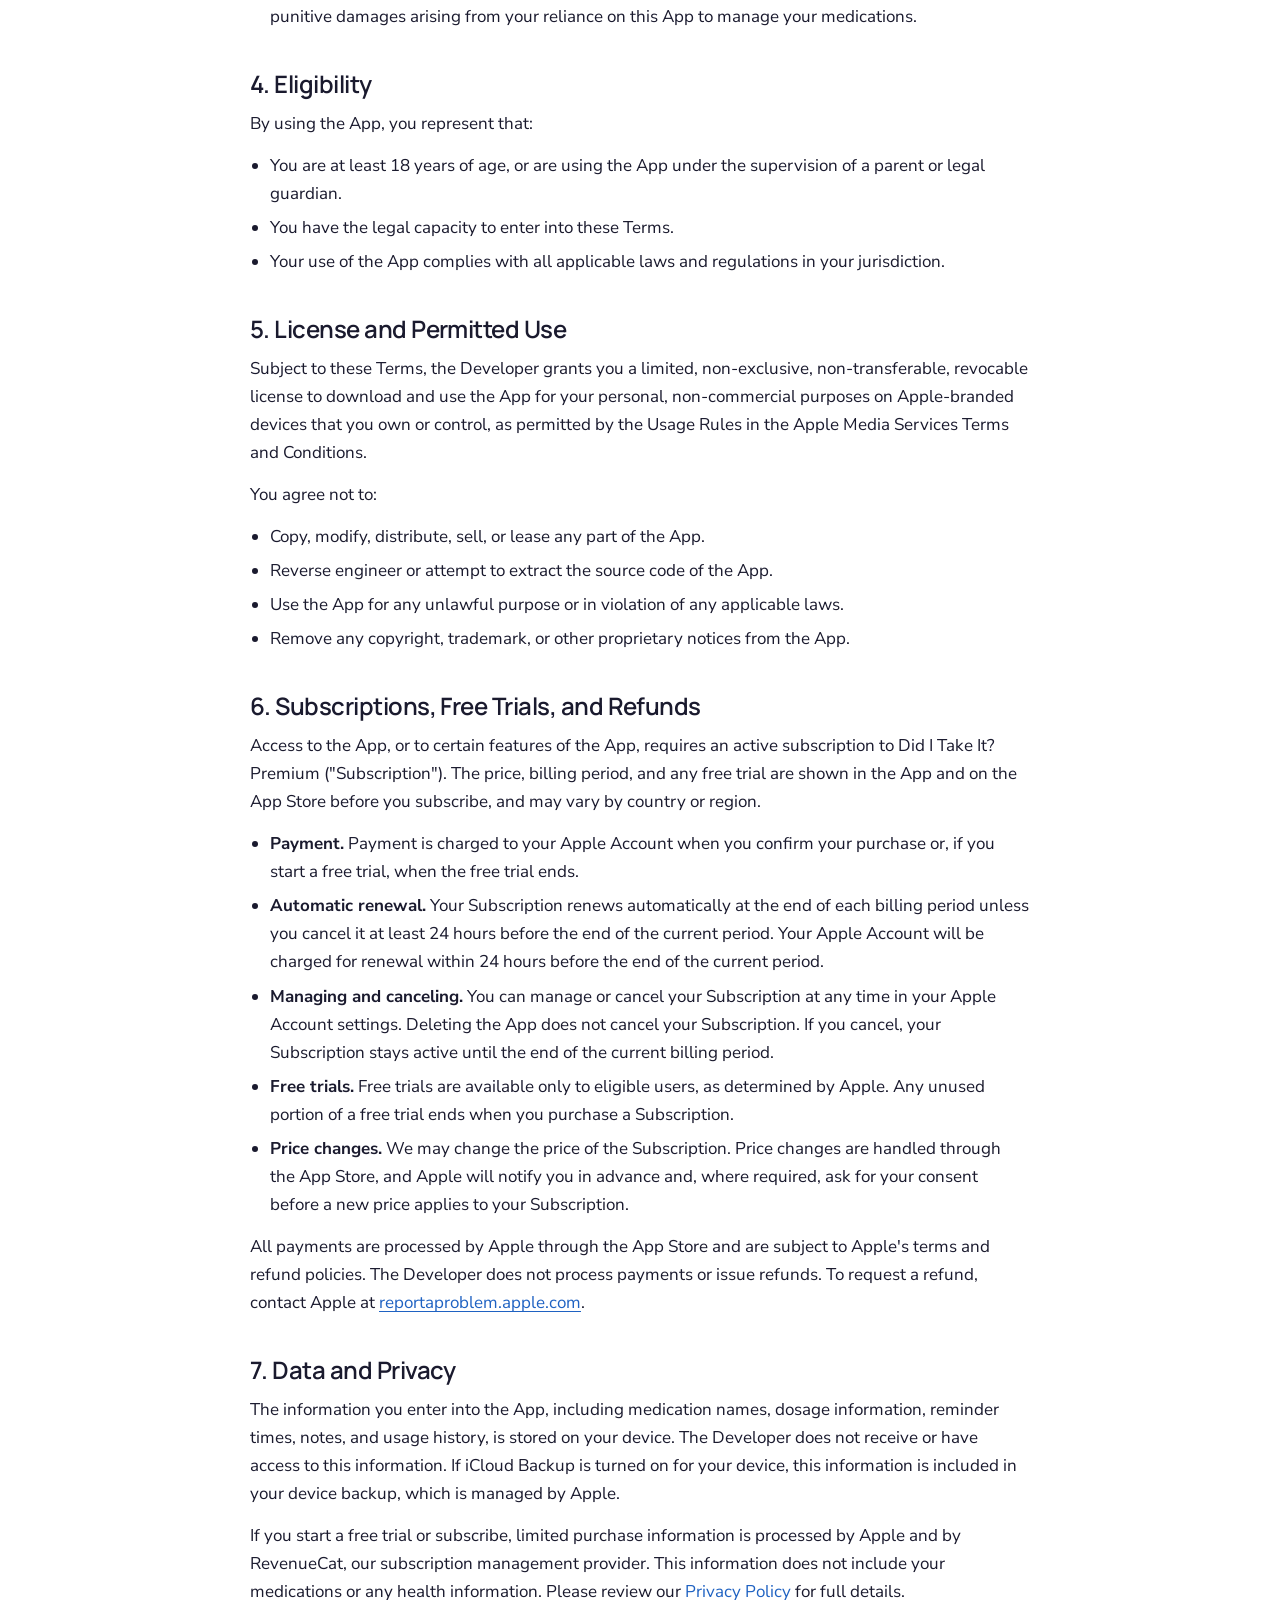
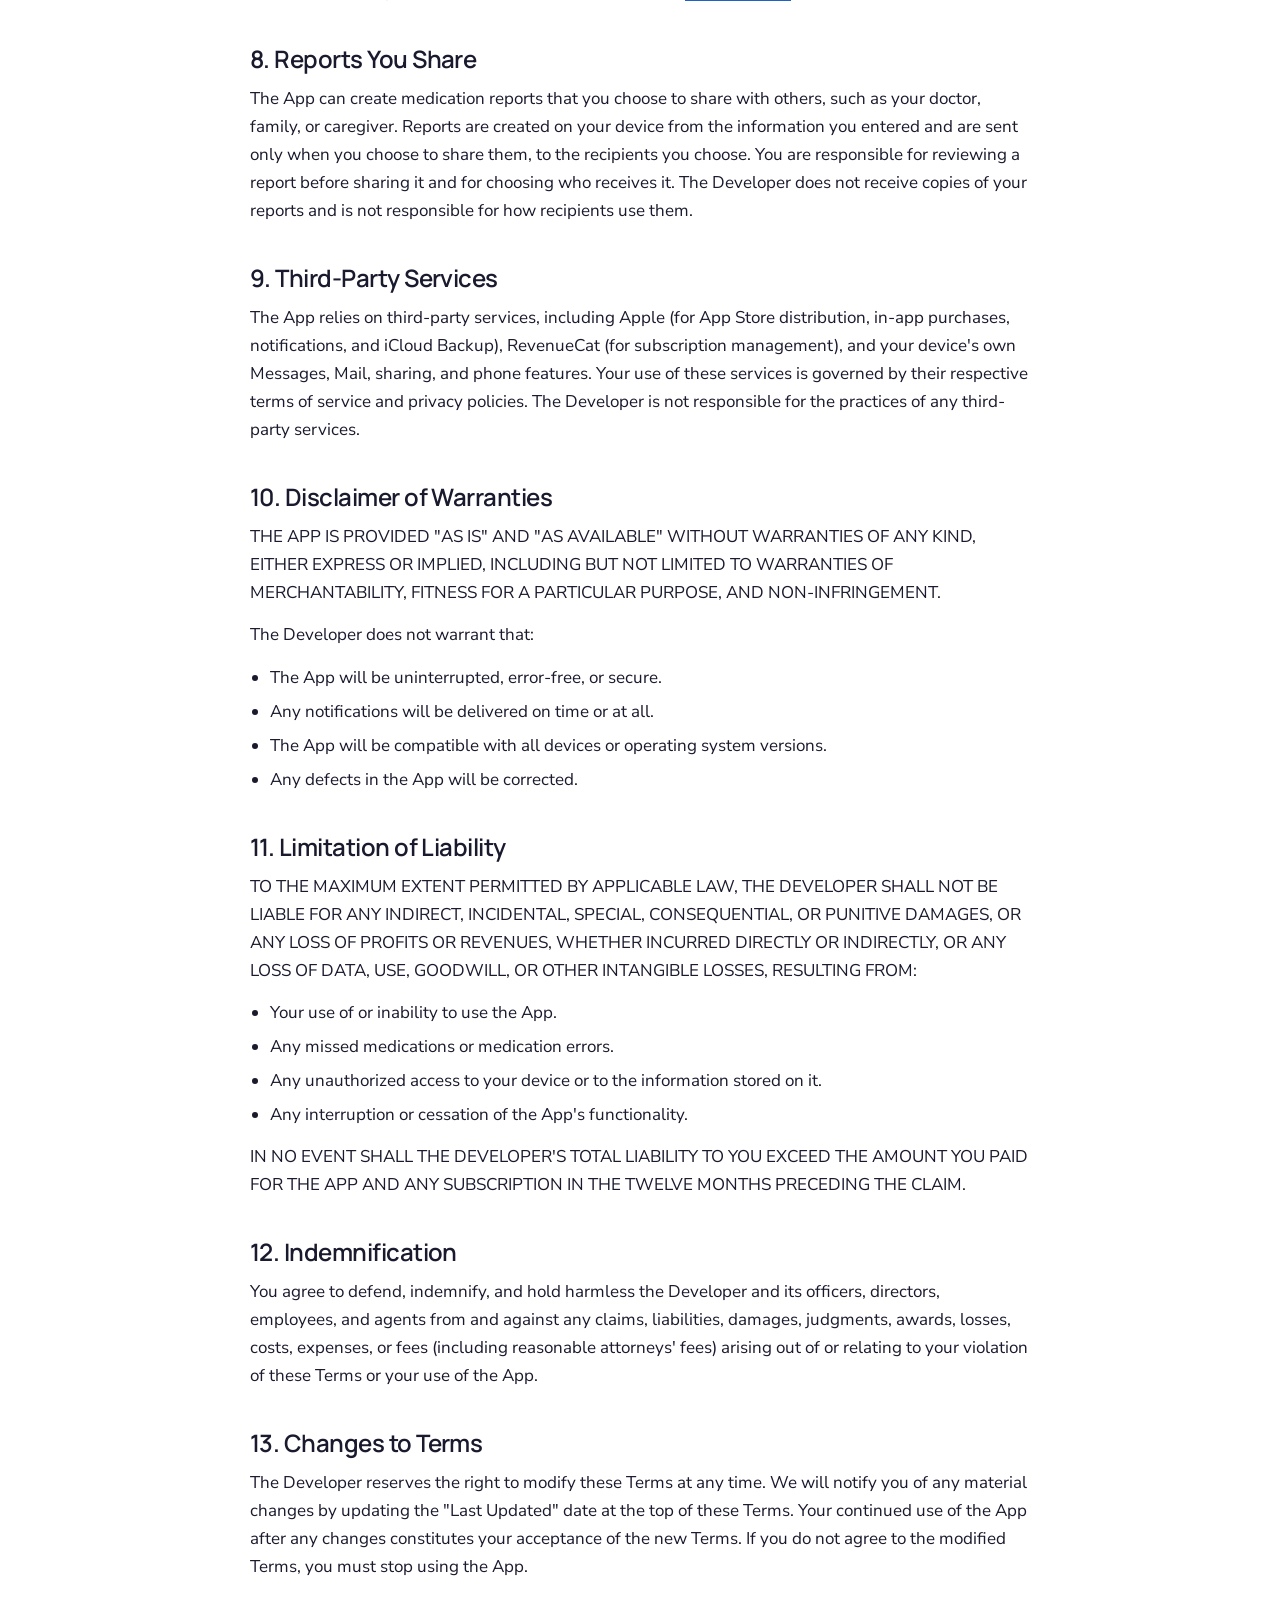
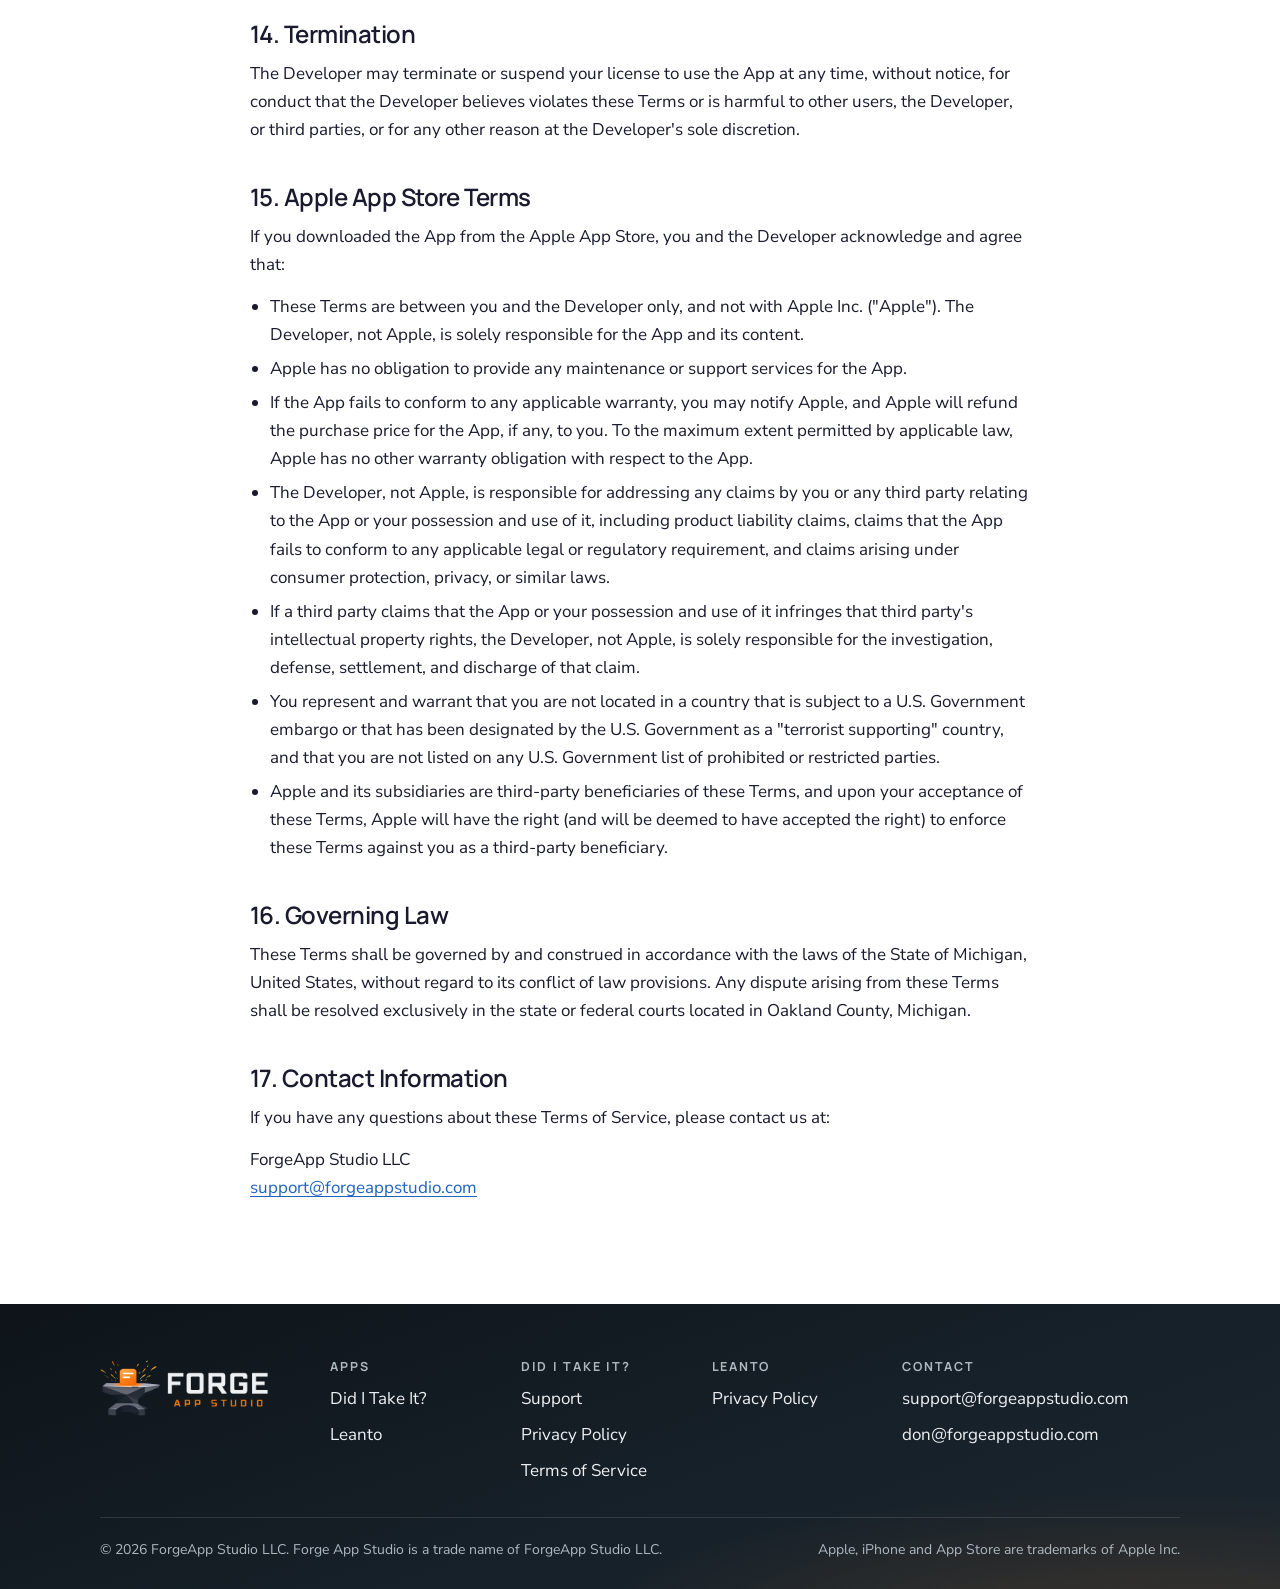
<file: did-i-take-it-terms.html>
<!doctype html>
<html lang="en">
<head>
<meta charset="utf-8">
<meta name="viewport" content="width=device-width, initial-scale=1, viewport-fit=cover">
<title>Did I Take It? Terms of Service | Forge App Studio</title>
<meta name="description" content="Terms of Service for Did I Take It?, a pill reminder app by Forge App Studio.">
<meta property="og:title" content="Did I Take It? Terms of Service | Forge App Studio">
<meta property="og:description" content="Terms of Service for Did I Take It?, a pill reminder app by Forge App Studio.">
<meta property="og:image" content="https://forgeappstudio.com/assets/og-image.png">
<meta property="og:type" content="website">
<meta property="og:url" content="https://forgeappstudio.com/did-i-take-it-terms.html">
<link rel="canonical" href="https://forgeappstudio.com/did-i-take-it-terms.html">
<link rel="icon" href="assets/favicon-32.png" sizes="32x32" type="image/png">
<link rel="icon" href="assets/favicon-64.png" sizes="64x64" type="image/png">
<link rel="apple-touch-icon" href="assets/apple-touch-icon.png">
<link rel="preconnect" href="https://fonts.googleapis.com">
<link rel="preconnect" href="https://fonts.gstatic.com" crossorigin>
<link rel="stylesheet" href="https://fonts.googleapis.com/css2?family=Manrope:wght@500;600;700&family=Nunito+Sans:wght@400;600;700&display=swap">
<link rel="stylesheet" href="assets/styles.css">
</head>
<body class="theme-diti">
<a class="skip" href="#main">Skip to content</a>

<div class="dark">
  <header class="site-head">
    <div class="wrap">
      <a class="brand" href="index.html" aria-label="Forge App Studio home"><img src="assets/logo-horizontal-on-dark.png" alt="Forge App Studio" width="193" height="64"></a>
      <nav class="nav" aria-label="Main">
        <a class="nav-link" href="index.html#apps">Apps</a>
        <a class="nav-link" href="index.html#about">About</a>
        <a class="btn btn-primary" href="index.html#contact">Contact</a>
      </nav>
    </div>
  </header>
  <section class="page-head" aria-labelledby="page-title">
    <div class="wrap">
      <p class="crumbs"><a href="index.html">Forge App Studio</a> / <a href="did-i-take-it.html">Did I Take It?</a> / Terms of Service</p>
      
      <h1 id="page-title">Did I Take It? Terms of Service</h1>
      
    </div>
  </section>
</div>

<main id="main">

  <section class="doc">
    <div class="wrap">
      <p class="updated">Last updated: October 21, 2026</p>
      <h2>Important Notice</h2>
<p>PLEASE READ THESE TERMS OF SERVICE CAREFULLY BEFORE USING THE DID I TAKE IT? APPLICATION. BY DOWNLOADING, INSTALLING, OR USING THIS APPLICATION, YOU AGREE TO BE BOUND BY THESE TERMS. IF YOU DO NOT AGREE, DO NOT USE THIS APPLICATION.</p>
<h2>1. Acceptance of Terms</h2>
<p>These Terms of Service ("Terms") govern your use of the Did I Take It? mobile application ("App") developed and operated by ForgeApp Studio LLC ("Developer," "we," "us," or "our"). By accessing or using the App, you agree to be bound by these Terms and all applicable laws and regulations.</p>
<h2>2. Medical Disclaimer</h2>
<p>THE DID I TAKE IT? APP IS NOT A MEDICAL DEVICE AND IS NOT INTENDED TO PROVIDE MEDICAL ADVICE, DIAGNOSIS, OR TREATMENT.</p>
<p>Specifically:</p>
<ul>
<li>The App is a personal organizational tool only, designed to help users track their own medication intake.</li>
<li>The App does not replace the advice, guidance, or supervision of a licensed healthcare professional.</li>
<li>You should always consult your physician, pharmacist, or other qualified healthcare provider regarding your medications, dosages, schedules, and any medical decisions.</li>
<li>Never disregard professional medical advice or delay seeking it because of something you have read in or experienced through this App.</li>
<li>The Developer assumes no responsibility for any harm, injury, illness, or death resulting from your use of or reliance on this App.</li>
</ul>
<p>IF YOU ARE EXPERIENCING A MEDICAL EMERGENCY, CALL 911 OR YOUR LOCAL EMERGENCY NUMBER IMMEDIATELY.</p>
<h2>3. No Liability for Missed Medications</h2>
<p>You expressly acknowledge and agree that:</p>
<ul>
<li>The App relies on device notifications and local storage, which may not function correctly in all circumstances, including but not limited to device power-off, notification settings, software updates, or device malfunctions.</li>
<li>The Developer is not responsible for any missed medications, incorrect dosages, or other medication errors that occur regardless of whether you use or do not use this App.</li>
<li>You are solely responsible for managing your own medication schedule. The App is a supplemental reminder tool only.</li>
<li>The Developer shall not be liable for any direct, indirect, incidental, special, consequential, or punitive damages arising from your reliance on this App to manage your medications.</li>
</ul>
<h2>4. Eligibility</h2>
<p>By using the App, you represent that:</p>
<ul>
<li>You are at least 18 years of age, or are using the App under the supervision of a parent or legal guardian.</li>
<li>You have the legal capacity to enter into these Terms.</li>
<li>Your use of the App complies with all applicable laws and regulations in your jurisdiction.</li>
</ul>
<h2>5. License and Permitted Use</h2>
<p>Subject to these Terms, the Developer grants you a limited, non-exclusive, non-transferable, revocable license to download and use the App for your personal, non-commercial purposes on Apple-branded devices that you own or control, as permitted by the Usage Rules in the Apple Media Services Terms and Conditions.</p>
<p>You agree not to:</p>
<ul>
<li>Copy, modify, distribute, sell, or lease any part of the App.</li>
<li>Reverse engineer or attempt to extract the source code of the App.</li>
<li>Use the App for any unlawful purpose or in violation of any applicable laws.</li>
<li>Remove any copyright, trademark, or other proprietary notices from the App.</li>
</ul>
<h2>6. Subscriptions, Free Trials, and Refunds</h2>
<p>Access to the App, or to certain features of the App, requires an active subscription to Did I Take It? Premium ("Subscription"). The price, billing period, and any free trial are shown in the App and on the App Store before you subscribe, and may vary by country or region.</p>
<ul>
<li><strong>Payment.</strong> Payment is charged to your Apple Account when you confirm your purchase or, if you start a free trial, when the free trial ends.</li>
<li><strong>Automatic renewal.</strong> Your Subscription renews automatically at the end of each billing period unless you cancel it at least 24 hours before the end of the current period. Your Apple Account will be charged for renewal within 24 hours before the end of the current period.</li>
<li><strong>Managing and canceling.</strong> You can manage or cancel your Subscription at any time in your Apple Account settings. Deleting the App does not cancel your Subscription. If you cancel, your Subscription stays active until the end of the current billing period.</li>
<li><strong>Free trials.</strong> Free trials are available only to eligible users, as determined by Apple. Any unused portion of a free trial ends when you purchase a Subscription.</li>
<li><strong>Price changes.</strong> We may change the price of the Subscription. Price changes are handled through the App Store, and Apple will notify you in advance and, where required, ask for your consent before a new price applies to your Subscription.</li>
</ul>
<p>All payments are processed by Apple through the App Store and are subject to Apple's terms and refund policies. The Developer does not process payments or issue refunds. To request a refund, contact Apple at <a href="https://reportaproblem.apple.com">reportaproblem.apple.com</a>.</p>
<h2>7. Data and Privacy</h2>
<p>The information you enter into the App, including medication names, dosage information, reminder times, notes, and usage history, is stored on your device. The Developer does not receive or have access to this information. If iCloud Backup is turned on for your device, this information is included in your device backup, which is managed by Apple.</p>
<p>If you start a free trial or subscribe, limited purchase information is processed by Apple and by RevenueCat, our subscription management provider. This information does not include your medications or any health information. Please review our <a href="did-i-take-it-privacy.html">Privacy Policy</a> for full details.</p>
<h2>8. Reports You Share</h2>
<p>The App can create medication reports that you choose to share with others, such as your doctor, family, or caregiver. Reports are created on your device from the information you entered and are sent only when you choose to share them, to the recipients you choose. You are responsible for reviewing a report before sharing it and for choosing who receives it. The Developer does not receive copies of your reports and is not responsible for how recipients use them.</p>
<h2>9. Third-Party Services</h2>
<p>The App relies on third-party services, including Apple (for App Store distribution, in-app purchases, notifications, and iCloud Backup), RevenueCat (for subscription management), and your device's own Messages, Mail, sharing, and phone features. Your use of these services is governed by their respective terms of service and privacy policies. The Developer is not responsible for the practices of any third-party services.</p>
<h2>10. Disclaimer of Warranties</h2>
<p>THE APP IS PROVIDED "AS IS" AND "AS AVAILABLE" WITHOUT WARRANTIES OF ANY KIND, EITHER EXPRESS OR IMPLIED, INCLUDING BUT NOT LIMITED TO WARRANTIES OF MERCHANTABILITY, FITNESS FOR A PARTICULAR PURPOSE, AND NON-INFRINGEMENT.</p>
<p>The Developer does not warrant that:</p>
<ul>
<li>The App will be uninterrupted, error-free, or secure.</li>
<li>Any notifications will be delivered on time or at all.</li>
<li>The App will be compatible with all devices or operating system versions.</li>
<li>Any defects in the App will be corrected.</li>
</ul>
<h2>11. Limitation of Liability</h2>
<p>TO THE MAXIMUM EXTENT PERMITTED BY APPLICABLE LAW, THE DEVELOPER SHALL NOT BE LIABLE FOR ANY INDIRECT, INCIDENTAL, SPECIAL, CONSEQUENTIAL, OR PUNITIVE DAMAGES, OR ANY LOSS OF PROFITS OR REVENUES, WHETHER INCURRED DIRECTLY OR INDIRECTLY, OR ANY LOSS OF DATA, USE, GOODWILL, OR OTHER INTANGIBLE LOSSES, RESULTING FROM:</p>
<ul>
<li>Your use of or inability to use the App.</li>
<li>Any missed medications or medication errors.</li>
<li>Any unauthorized access to your device or to the information stored on it.</li>
<li>Any interruption or cessation of the App's functionality.</li>
</ul>
<p>IN NO EVENT SHALL THE DEVELOPER'S TOTAL LIABILITY TO YOU EXCEED THE AMOUNT YOU PAID FOR THE APP AND ANY SUBSCRIPTION IN THE TWELVE MONTHS PRECEDING THE CLAIM.</p>
<h2>12. Indemnification</h2>
<p>You agree to defend, indemnify, and hold harmless the Developer and its officers, directors, employees, and agents from and against any claims, liabilities, damages, judgments, awards, losses, costs, expenses, or fees (including reasonable attorneys' fees) arising out of or relating to your violation of these Terms or your use of the App.</p>
<h2>13. Changes to Terms</h2>
<p>The Developer reserves the right to modify these Terms at any time. We will notify you of any material changes by updating the "Last Updated" date at the top of these Terms. Your continued use of the App after any changes constitutes your acceptance of the new Terms. If you do not agree to the modified Terms, you must stop using the App.</p>
<h2>14. Termination</h2>
<p>The Developer may terminate or suspend your license to use the App at any time, without notice, for conduct that the Developer believes violates these Terms or is harmful to other users, the Developer, or third parties, or for any other reason at the Developer's sole discretion.</p>
<h2>15. Apple App Store Terms</h2>
<p>If you downloaded the App from the Apple App Store, you and the Developer acknowledge and agree that:</p>
<ul>
<li>These Terms are between you and the Developer only, and not with Apple Inc. ("Apple"). The Developer, not Apple, is solely responsible for the App and its content.</li>
<li>Apple has no obligation to provide any maintenance or support services for the App.</li>
<li>If the App fails to conform to any applicable warranty, you may notify Apple, and Apple will refund the purchase price for the App, if any, to you. To the maximum extent permitted by applicable law, Apple has no other warranty obligation with respect to the App.</li>
<li>The Developer, not Apple, is responsible for addressing any claims by you or any third party relating to the App or your possession and use of it, including product liability claims, claims that the App fails to conform to any applicable legal or regulatory requirement, and claims arising under consumer protection, privacy, or similar laws.</li>
<li>If a third party claims that the App or your possession and use of it infringes that third party's intellectual property rights, the Developer, not Apple, is solely responsible for the investigation, defense, settlement, and discharge of that claim.</li>
<li>You represent and warrant that you are not located in a country that is subject to a U.S. Government embargo or that has been designated by the U.S. Government as a "terrorist supporting" country, and that you are not listed on any U.S. Government list of prohibited or restricted parties.</li>
<li>Apple and its subsidiaries are third-party beneficiaries of these Terms, and upon your acceptance of these Terms, Apple will have the right (and will be deemed to have accepted the right) to enforce these Terms against you as a third-party beneficiary.</li>
</ul>
<h2>16. Governing Law</h2>
<p>These Terms shall be governed by and construed in accordance with the laws of the State of Michigan, United States, without regard to its conflict of law provisions. Any dispute arising from these Terms shall be resolved exclusively in the state or federal courts located in Oakland County, Michigan.</p>
<h2>17. Contact Information</h2>
<p>If you have any questions about these Terms of Service, please contact us at:</p>
<p>ForgeApp Studio LLC<br><a href="mailto:support@forgeappstudio.com">support@forgeappstudio.com</a></p>
    </div>
  </section>

</main>

<footer class="dark site-foot">
  <div class="wrap">
    <div><img src="assets/logo-horizontal-on-dark.png" alt="Forge App Studio" width="169" height="56"></div>
    <div>
      <h4>Apps</h4>
      <ul><li><a href="did-i-take-it.html">Did I Take It?</a></li><li><a href="leanto.html">Leanto</a></li></ul>
    </div>
    <div>
      <h4>Did I Take It?</h4>
      <ul><li><a href="did-i-take-it-support.html">Support</a></li><li><a href="did-i-take-it-privacy.html">Privacy Policy</a></li><li><a href="did-i-take-it-terms.html">Terms of Service</a></li></ul>
    </div>
    <div>
      <h4>Leanto</h4>
      <ul><li><a href="leanto-privacy.html">Privacy Policy</a></li></ul>
    </div>
    <div>
      <h4>Contact</h4>
      <ul><li><a href="mailto:support@forgeappstudio.com">support@forgeappstudio.com</a></li><li><a href="mailto:don@forgeappstudio.com">don@forgeappstudio.com</a></li></ul>
    </div>
    <div class="legal">
      <span>&copy; 2026 ForgeApp Studio LLC. Forge App Studio is a trade name of ForgeApp Studio LLC.</span>
      <span>Apple, iPhone and App Store are trademarks of Apple Inc.</span>
    </div>
  </div>
</footer>
<script src="assets/site.js"></script>
</body>
</html>
</file>
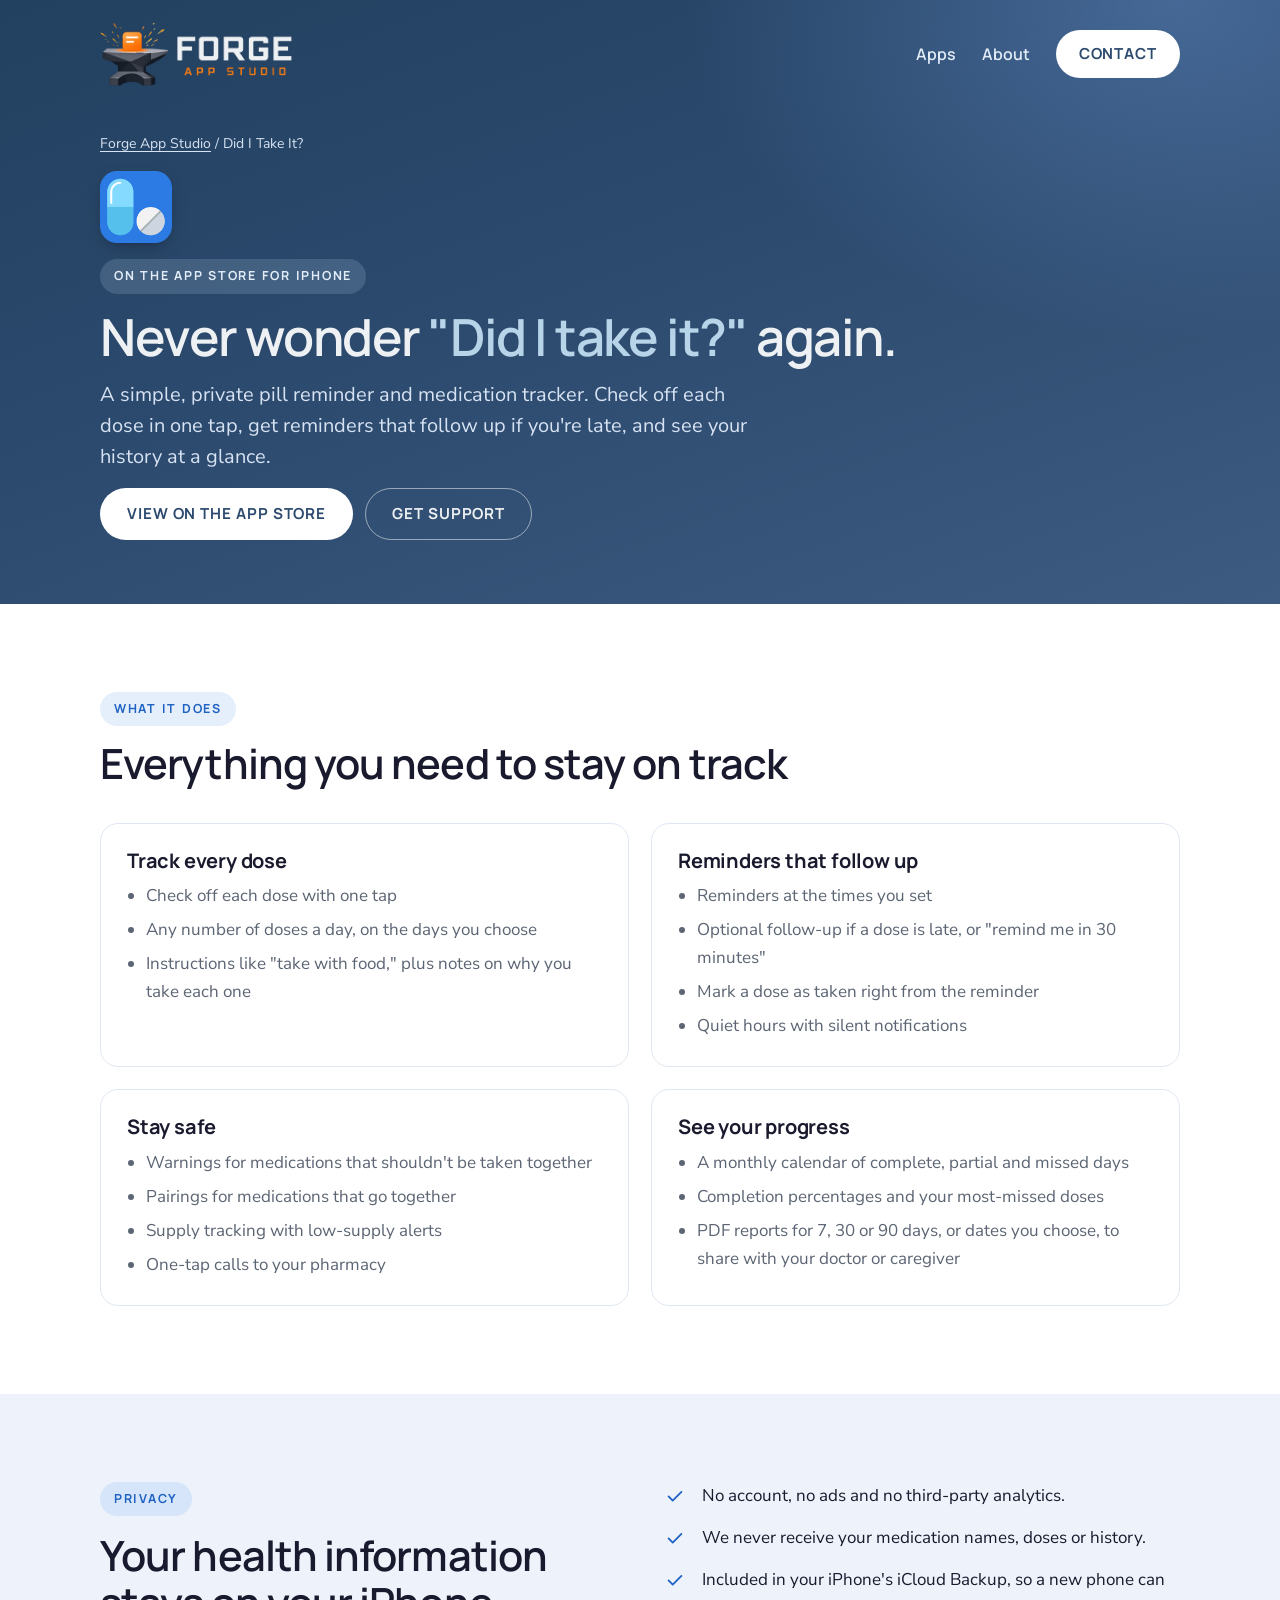
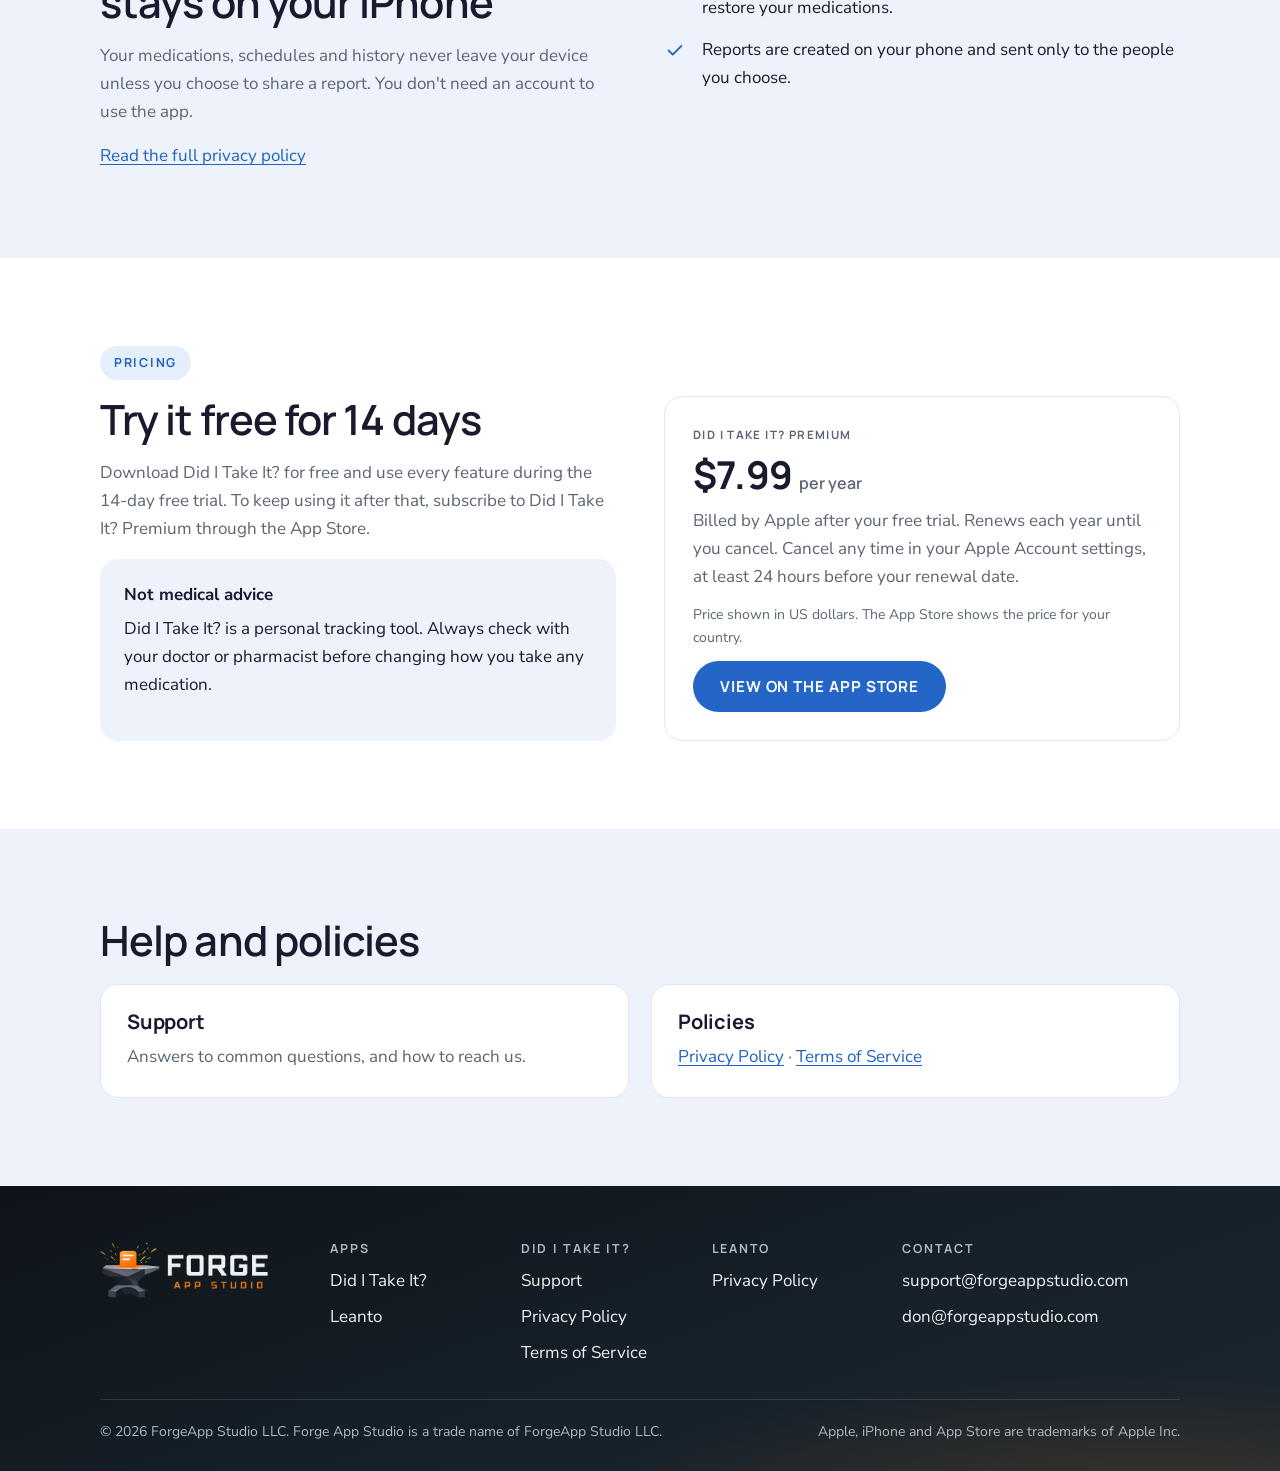
<file: did-i-take-it.html>
<!doctype html>
<html lang="en">
<head>
<meta charset="utf-8">
<meta name="viewport" content="width=device-width, initial-scale=1, viewport-fit=cover">
<title>Did I Take It? | Forge App Studio</title>
<meta name="description" content="Did I Take It? is a simple, private pill reminder and medication tracker for iPhone.">
<meta property="og:title" content="Did I Take It? | Forge App Studio">
<meta property="og:description" content="Did I Take It? is a simple, private pill reminder and medication tracker for iPhone.">
<meta property="og:image" content="https://forgeappstudio.com/assets/og-image.png">
<meta property="og:type" content="website">
<meta property="og:url" content="https://forgeappstudio.com/did-i-take-it.html">
<link rel="canonical" href="https://forgeappstudio.com/did-i-take-it.html">
<meta name="apple-itunes-app" content="app-id=6765749043">
<script type="application/ld+json">
{
  "@context": "https://schema.org",
  "@type": "MobileApplication",
  "name": "Did I Take It?",
  "description": "A simple, private pill reminder and medication tracker for iPhone.",
  "url": "https://forgeappstudio.com/did-i-take-it.html",
  "operatingSystem": "iOS",
  "applicationCategory": "HealthApplication",
  "image": "https://forgeappstudio.com/assets/did-i-take-it-icon-256.png",
  "installUrl": "https://apps.apple.com/us/app/did-i-take-it-pill-reminder/id6765749043",
  "offers": {
    "@type": "Offer",
    "price": "0",
    "priceCurrency": "USD",
    "description": "Free 14-day trial, then Did I Take It? Premium for $7.99 per year"
  },
  "publisher": {
    "@type": "Organization",
    "name": "Forge App Studio",
    "url": "https://forgeappstudio.com/"
  }
}
</script>
<link rel="icon" href="assets/favicon-32.png" sizes="32x32" type="image/png">
<link rel="icon" href="assets/favicon-64.png" sizes="64x64" type="image/png">
<link rel="apple-touch-icon" href="assets/apple-touch-icon.png">
<link rel="preconnect" href="https://fonts.googleapis.com">
<link rel="preconnect" href="https://fonts.gstatic.com" crossorigin>
<link rel="stylesheet" href="https://fonts.googleapis.com/css2?family=Manrope:wght@500;600;700&family=Nunito+Sans:wght@400;600;700&display=swap">
<link rel="stylesheet" href="assets/styles.css">
</head>
<body class="theme-diti">
<a class="skip" href="#main">Skip to content</a>

<div class="dark">
  <header class="site-head">
    <div class="wrap">
      <a class="brand" href="index.html" aria-label="Forge App Studio home"><img src="assets/logo-horizontal-on-dark.png" alt="Forge App Studio" width="193" height="64"></a>
      <nav class="nav" aria-label="Main">
        <a class="nav-link" href="index.html#apps">Apps</a>
        <a class="nav-link" href="index.html#about">About</a>
        <a class="btn btn-primary" href="index.html#contact">Contact</a>
      </nav>
    </div>
  </header>
  <section class="page-head" aria-labelledby="page-title">
    <div class="wrap">
      <p class="crumbs"><a href="index.html">Forge App Studio</a> / Did I Take It?</p>
      <img class="page-icon" src="assets/did-i-take-it-icon-128.png" srcset="assets/did-i-take-it-icon-256.png 2x" alt="" width="72" height="72">
      <span class="eyebrow">On the App Store for iPhone</span>
      <h1 id="page-title">Never wonder <em style="font-style:normal;color:var(--steel)">"Did I take it?"</em> again.</h1>
      <p class="lede">A simple, private pill reminder and medication tracker. Check off each dose in one tap, get reminders that follow up if you're late, and see your history at a glance.</p><div class="cta-row"><a class="btn btn-primary" href="https://apps.apple.com/us/app/did-i-take-it-pill-reminder/id6765749043">View on the App Store</a><a class="btn btn-ghost" href="did-i-take-it-support.html">Get support</a></div>
    </div>
  </section>
</div>

<main id="main">

  <section class="section" aria-labelledby="features-title">
    <div class="wrap">
      <div class="section-head">
        <span class="eyebrow">What it does</span>
        <h2 id="features-title">Everything you need to stay on track</h2>
      </div>
      <div class="features">
        <div class="feature">
          <h3>Track every dose</h3>
          <ul>
            <li>Check off each dose with one tap</li>
            <li>Any number of doses a day, on the days you choose</li>
            <li>Instructions like "take with food," plus notes on why you take each one</li>
          </ul>
        </div>
        <div class="feature">
          <h3>Reminders that follow up</h3>
          <ul>
            <li>Reminders at the times you set</li>
            <li>Optional follow-up if a dose is late, or "remind me in 30 minutes"</li>
            <li>Mark a dose as taken right from the reminder</li>
            <li>Quiet hours with silent notifications</li>
          </ul>
        </div>
        <div class="feature">
          <h3>Stay safe</h3>
          <ul>
            <li>Warnings for medications that shouldn't be taken together</li>
            <li>Pairings for medications that go together</li>
            <li>Supply tracking with low-supply alerts</li>
            <li>One-tap calls to your pharmacy</li>
          </ul>
        </div>
        <div class="feature">
          <h3>See your progress</h3>
          <ul>
            <li>A monthly calendar of complete, partial and missed days</li>
            <li>Completion percentages and your most-missed doses</li>
            <li>PDF reports for 7, 30 or 90 days, or dates you choose, to share with your doctor or caregiver</li>
          </ul>
        </div>
      </div>
    </div>
  </section>

  <section class="section mist" aria-labelledby="privacy-title">
    <div class="wrap split">
      <div style="display:flex;flex-direction:column;gap:16px">
        <span class="eyebrow">Privacy</span>
        <h2 id="privacy-title">Your health information stays on your iPhone</h2>
        <p class="prose-width" style="color:var(--muted)">Your medications, schedules and history never leave your device unless you choose to share a report. You don't need an account to use the app.</p>
        <p><a href="did-i-take-it-privacy.html">Read the full privacy policy</a></p>
      </div>
      <ul class="facts">
        <li><svg viewBox="0 0 24 24" fill="none" stroke="currentColor" stroke-width="2" stroke-linecap="round" stroke-linejoin="round" aria-hidden="true"><path d="M5 12.5 9.5 17 19 7.5"/></svg><span>No account, no ads and no third-party analytics.</span></li>
        <li><svg viewBox="0 0 24 24" fill="none" stroke="currentColor" stroke-width="2" stroke-linecap="round" stroke-linejoin="round" aria-hidden="true"><path d="M5 12.5 9.5 17 19 7.5"/></svg><span>We never receive your medication names, doses or history.</span></li>
        <li><svg viewBox="0 0 24 24" fill="none" stroke="currentColor" stroke-width="2" stroke-linecap="round" stroke-linejoin="round" aria-hidden="true"><path d="M5 12.5 9.5 17 19 7.5"/></svg><span>Included in your iPhone's iCloud Backup, so a new phone can restore your medications.</span></li>
        <li><svg viewBox="0 0 24 24" fill="none" stroke="currentColor" stroke-width="2" stroke-linecap="round" stroke-linejoin="round" aria-hidden="true"><path d="M5 12.5 9.5 17 19 7.5"/></svg><span>Reports are created on your phone and sent only to the people you choose.</span></li>
      </ul>
    </div>
  </section>

  <section class="section" aria-labelledby="price-title">
    <div class="wrap">
      <span class="eyebrow">Pricing</span>
      <div class="split" style="margin-top:16px">
      <div style="display:flex;flex-direction:column;gap:16px;align-self:stretch">
        <h2 id="price-title">Try it free for 14 days</h2>
        <p class="prose-width" style="color:var(--muted)">Download Did I Take It? for free and use every feature during the 14-day free trial. To keep using it after that, subscribe to Did I Take It? Premium through the App Store.</p>
        <div class="callout" style="flex:1;align-content:start">
          <strong>Not medical advice</strong>
          <span>Did I Take It? is a personal tracking tool. Always check with your doctor or pharmacist before changing how you take any medication.</span>
        </div>
      </div>
      <div class="price">
        <span class="tag">Did I Take It? Premium</span>
        <span class="amount">$7.99 <small>per year</small></span>
        <p style="color:var(--muted)">Billed by Apple after your free trial. Renews each year until you cancel. Cancel any time in your Apple Account settings, at least 24 hours before your renewal date.</p>
        <p class="note">Price shown in US dollars. The App Store shows the price for your country.</p>
        <div><a class="btn btn-ink" href="https://apps.apple.com/us/app/did-i-take-it-pill-reminder/id6765749043">View on the App Store</a></div>
      </div>
      </div>
    </div>
  </section>

  <section class="section mist" aria-labelledby="help-title">
    <div class="wrap">
      <div class="section-head" style="margin-bottom:20px">
        <h2 id="help-title">Help and policies</h2>
      </div>
      <div class="contact-grid">
        <a class="contact-card" href="did-i-take-it-support.html" style="text-decoration:none;color:inherit">
          <h3>Support</h3>
          <p>Answers to common questions, and how to reach us.</p>
        </a>
        <div class="contact-card">
          <h3>Policies</h3>
          <p><a href="did-i-take-it-privacy.html">Privacy Policy</a> &middot; <a href="did-i-take-it-terms.html">Terms of Service</a></p>
        </div>
      </div>
    </div>
  </section>

</main>

<footer class="dark site-foot">
  <div class="wrap">
    <div><img src="assets/logo-horizontal-on-dark.png" alt="Forge App Studio" width="169" height="56"></div>
    <div>
      <h4>Apps</h4>
      <ul><li><a href="did-i-take-it.html">Did I Take It?</a></li><li><a href="leanto.html">Leanto</a></li></ul>
    </div>
    <div>
      <h4>Did I Take It?</h4>
      <ul><li><a href="did-i-take-it-support.html">Support</a></li><li><a href="did-i-take-it-privacy.html">Privacy Policy</a></li><li><a href="did-i-take-it-terms.html">Terms of Service</a></li></ul>
    </div>
    <div>
      <h4>Leanto</h4>
      <ul><li><a href="leanto-privacy.html">Privacy Policy</a></li></ul>
    </div>
    <div>
      <h4>Contact</h4>
      <ul><li><a href="mailto:support@forgeappstudio.com">support@forgeappstudio.com</a></li><li><a href="mailto:don@forgeappstudio.com">don@forgeappstudio.com</a></li></ul>
    </div>
    <div class="legal">
      <span>&copy; 2026 ForgeApp Studio LLC. Forge App Studio is a trade name of ForgeApp Studio LLC.</span>
      <span>Apple, iPhone and App Store are trademarks of Apple Inc.</span>
    </div>
  </div>
</footer>
<script src="assets/site.js"></script>
</body>
</html>
</file>
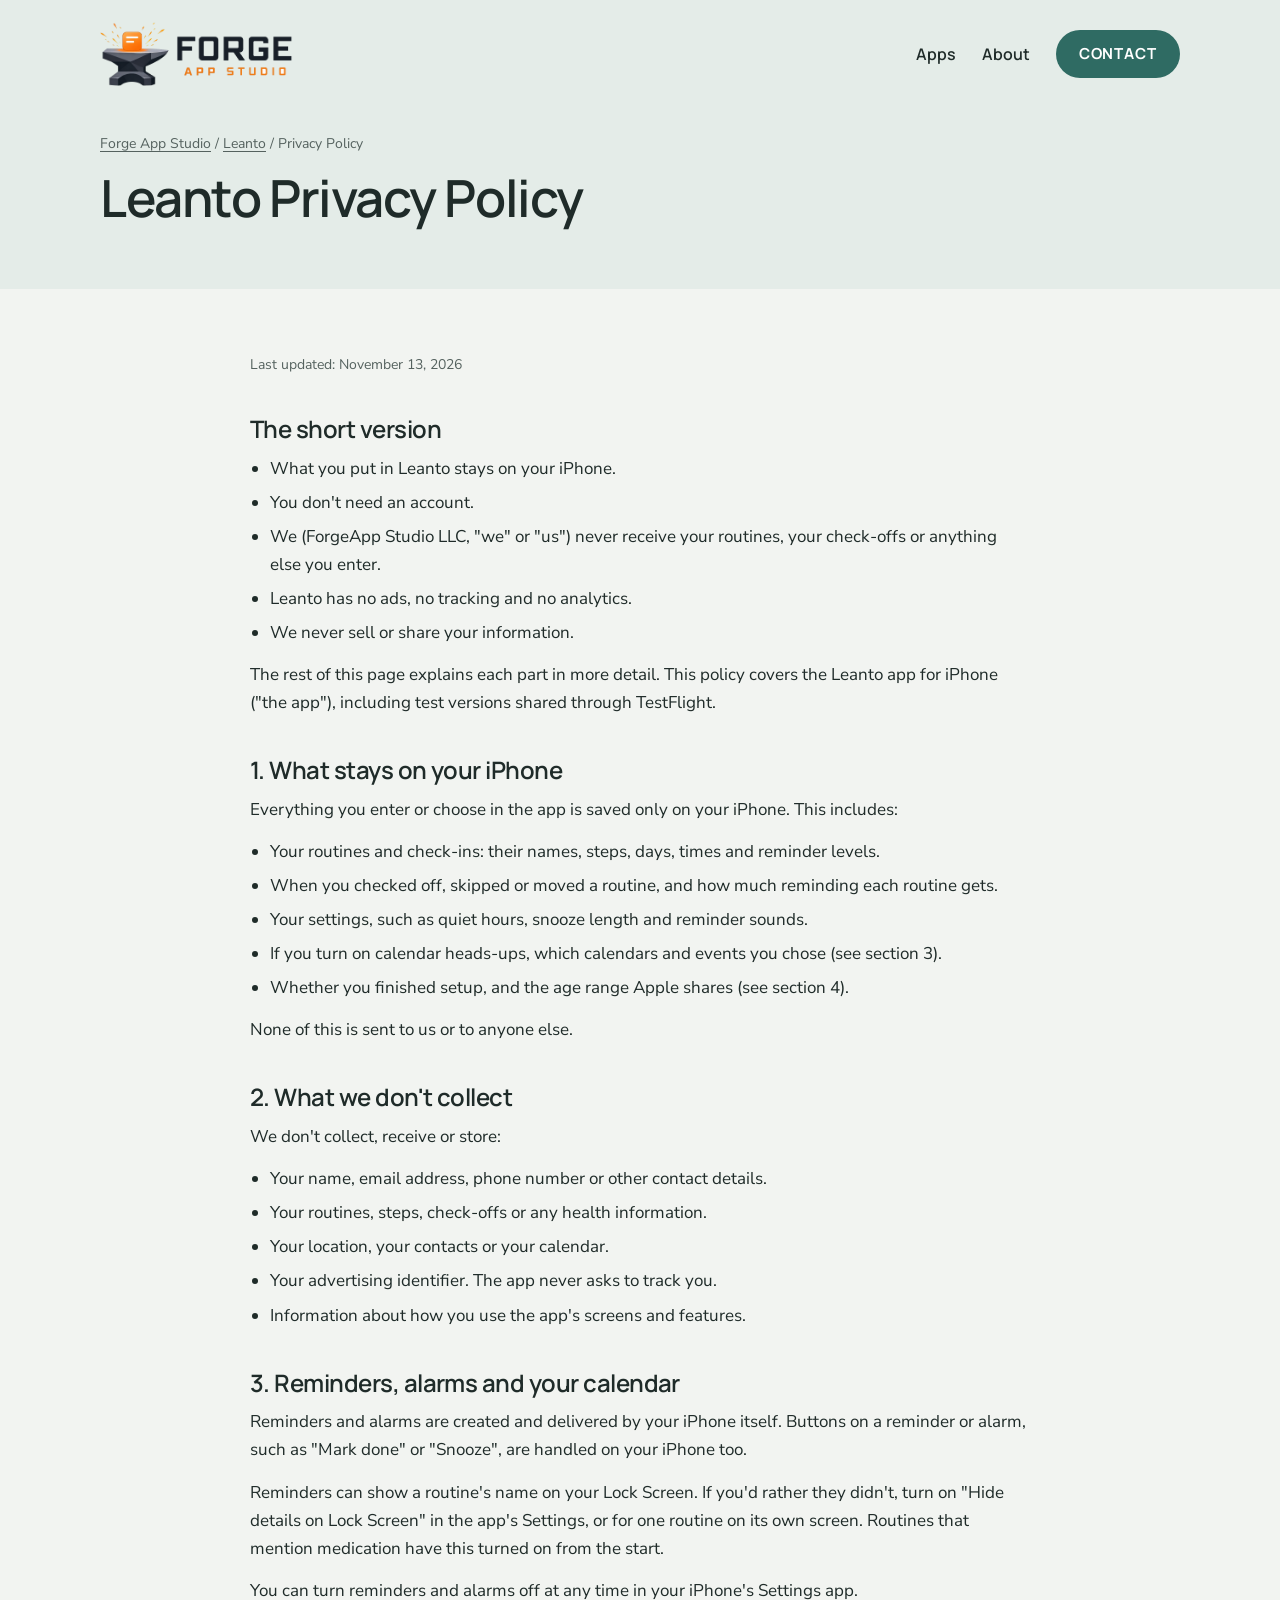
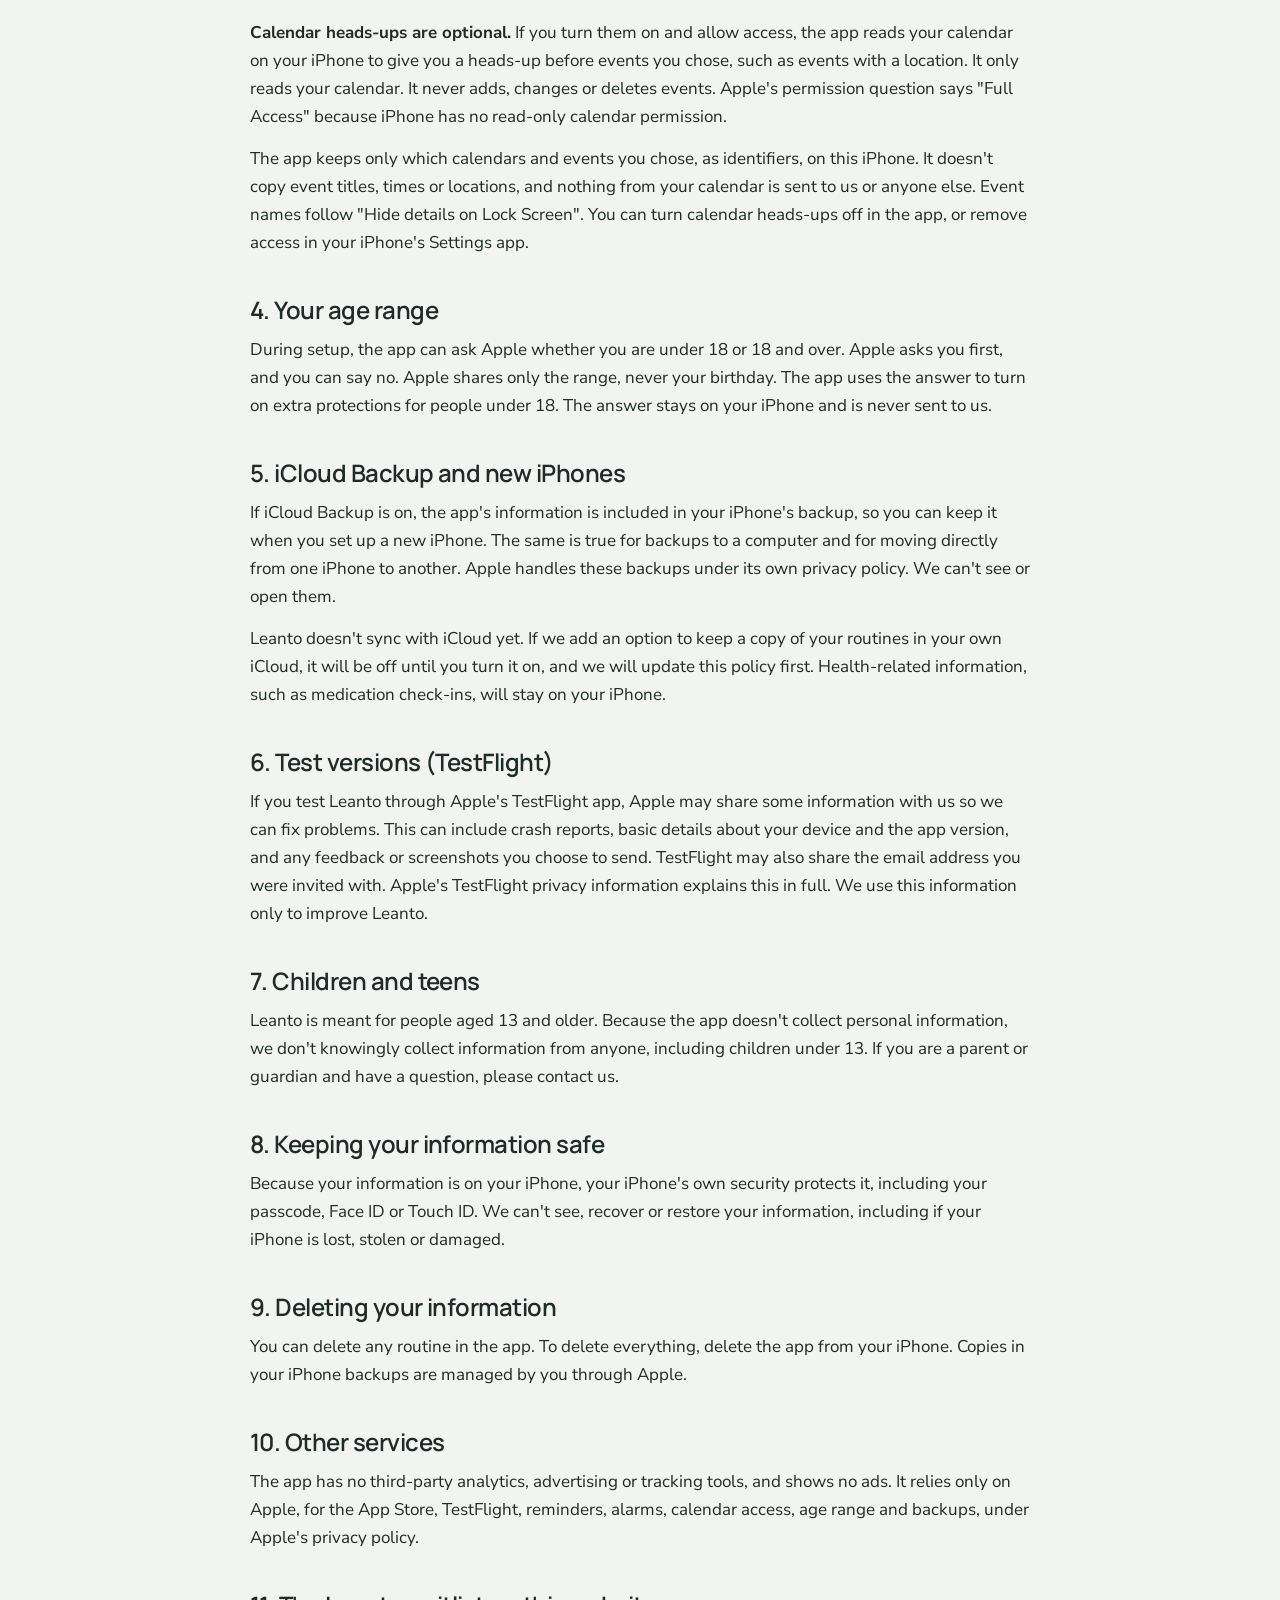
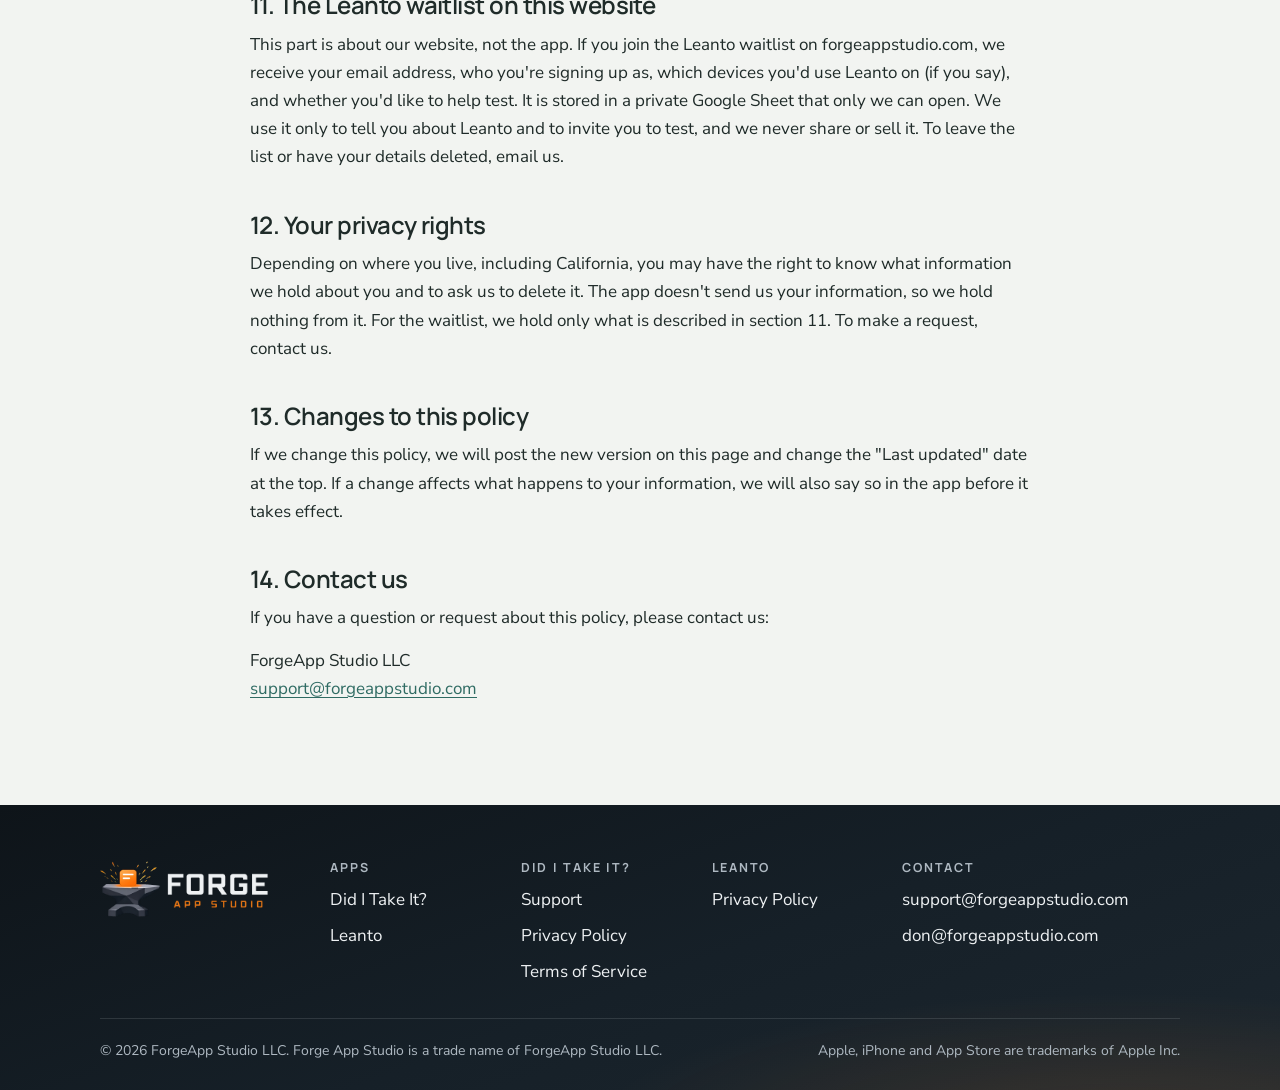
<file: leanto-privacy.html>
<!doctype html>
<html lang="en">
<head>
<meta charset="utf-8">
<meta name="viewport" content="width=device-width, initial-scale=1, viewport-fit=cover">
<title>Leanto Privacy Policy | Forge App Studio</title>
<meta name="description" content="Privacy Policy for Leanto, an iPhone app for autistic teens and adults by Forge App Studio.">
<meta property="og:title" content="Leanto Privacy Policy | Forge App Studio">
<meta property="og:description" content="Privacy Policy for Leanto, an iPhone app for autistic teens and adults by Forge App Studio.">
<meta property="og:image" content="https://forgeappstudio.com/assets/og-image.png">
<meta property="og:type" content="website">
<meta property="og:url" content="https://forgeappstudio.com/leanto-privacy.html">
<link rel="canonical" href="https://forgeappstudio.com/leanto-privacy.html">
<link rel="icon" href="assets/favicon-32.png" sizes="32x32" type="image/png">
<link rel="icon" href="assets/favicon-64.png" sizes="64x64" type="image/png">
<link rel="apple-touch-icon" href="assets/apple-touch-icon.png">
<link rel="preconnect" href="https://fonts.googleapis.com">
<link rel="preconnect" href="https://fonts.gstatic.com" crossorigin>
<link rel="stylesheet" href="https://fonts.googleapis.com/css2?family=Manrope:wght@500;600;700&family=Nunito+Sans:wght@400;600;700&display=swap">
<link rel="stylesheet" href="assets/styles.css">
</head>
<body class="theme-leanto">
<a class="skip" href="#main">Skip to content</a>

<div class="calm">
  <header class="site-head">
    <div class="wrap">
      <a class="brand" href="index.html" aria-label="Forge App Studio home"><picture><source srcset="assets/logo-horizontal-on-dark.png" media="(prefers-color-scheme: dark)"><img src="assets/logo-horizontal.png" alt="Forge App Studio" width="193" height="64"></picture></a>
      <nav class="nav" aria-label="Main">
        <a class="nav-link" href="index.html#apps">Apps</a>
        <a class="nav-link" href="index.html#about">About</a>
        <a class="btn btn-primary" href="index.html#contact">Contact</a>
      </nav>
    </div>
  </header>
  <section class="page-head" aria-labelledby="page-title">
    <div class="wrap">
      <p class="crumbs"><a href="index.html">Forge App Studio</a> / <a href="leanto.html">Leanto</a> / Privacy Policy</p>
      <h1 id="page-title">Leanto Privacy Policy</h1>
    </div>
  </section>
</div>

<main id="main">

  <section class="doc">
    <div class="wrap">
      <p class="updated">Last updated: November 13, 2026</p>

      <h2>The short version</h2>
      <ul>
        <li>What you put in Leanto stays on your iPhone.</li>
        <li>You don't need an account.</li>
        <li>We (ForgeApp Studio LLC, "we" or "us") never receive your routines, your check-offs or anything else you enter.</li>
        <li>Leanto has no ads, no tracking and no analytics.</li>
        <li>We never sell or share your information.</li>
      </ul>
      <p>The rest of this page explains each part in more detail. This policy covers the Leanto app for iPhone ("the app"), including test versions shared through TestFlight.</p>

      <h2>1. What stays on your iPhone</h2>
      <p>Everything you enter or choose in the app is saved only on your iPhone. This includes:</p>
      <ul>
        <li>Your routines and check-ins: their names, steps, days, times and reminder levels.</li>
        <li>When you checked off, skipped or moved a routine, and how much reminding each routine gets.</li>
        <li>Your settings, such as quiet hours, snooze length and reminder sounds.</li>
        <li>If you turn on calendar heads-ups, which calendars and events you chose (see section 3).</li>
        <li>Whether you finished setup, and the age range Apple shares (see section 4).</li>
      </ul>
      <p>None of this is sent to us or to anyone else.</p>

      <h2>2. What we don't collect</h2>
      <p>We don't collect, receive or store:</p>
      <ul>
        <li>Your name, email address, phone number or other contact details.</li>
        <li>Your routines, steps, check-offs or any health information.</li>
        <li>Your location, your contacts or your calendar.</li>
        <li>Your advertising identifier. The app never asks to track you.</li>
        <li>Information about how you use the app's screens and features.</li>
      </ul>

      <h2>3. Reminders, alarms and your calendar</h2>
      <p>Reminders and alarms are created and delivered by your iPhone itself. Buttons on a reminder or alarm, such as "Mark done" or "Snooze", are handled on your iPhone too.</p>
      <p>Reminders can show a routine's name on your Lock Screen. If you'd rather they didn't, turn on "Hide details on Lock Screen" in the app's Settings, or for one routine on its own screen. Routines that mention medication have this turned on from the start.</p>
      <p>You can turn reminders and alarms off at any time in your iPhone's Settings app.</p>
      <p><strong>Calendar heads-ups are optional.</strong> If you turn them on and allow access, the app reads your calendar on your iPhone to give you a heads-up before events you chose, such as events with a location. It only reads your calendar. It never adds, changes or deletes events. Apple's permission question says "Full Access" because iPhone has no read-only calendar permission.</p>
      <p>The app keeps only which calendars and events you chose, as identifiers, on this iPhone. It doesn't copy event titles, times or locations, and nothing from your calendar is sent to us or anyone else. Event names follow "Hide details on Lock Screen". You can turn calendar heads-ups off in the app, or remove access in your iPhone's Settings app.</p>

      <h2>4. Your age range</h2>
      <p>During setup, the app can ask Apple whether you are under 18 or 18 and over. Apple asks you first, and you can say no. Apple shares only the range, never your birthday. The app uses the answer to turn on extra protections for people under 18. The answer stays on your iPhone and is never sent to us.</p>

      <h2>5. iCloud Backup and new iPhones</h2>
      <p>If iCloud Backup is on, the app's information is included in your iPhone's backup, so you can keep it when you set up a new iPhone. The same is true for backups to a computer and for moving directly from one iPhone to another. Apple handles these backups under its own privacy policy. We can't see or open them.</p>
      <p>Leanto doesn't sync with iCloud yet. If we add an option to keep a copy of your routines in your own iCloud, it will be off until you turn it on, and we will update this policy first. Health-related information, such as medication check-ins, will stay on your iPhone.</p>

      <h2>6. Test versions (TestFlight)</h2>
      <p>If you test Leanto through Apple's TestFlight app, Apple may share some information with us so we can fix problems. This can include crash reports, basic details about your device and the app version, and any feedback or screenshots you choose to send. TestFlight may also share the email address you were invited with. Apple's TestFlight privacy information explains this in full. We use this information only to improve Leanto.</p>

      <h2>7. Children and teens</h2>
      <p>Leanto is meant for people aged 13 and older. Because the app doesn't collect personal information, we don't knowingly collect information from anyone, including children under 13. If you are a parent or guardian and have a question, please contact us.</p>

      <h2>8. Keeping your information safe</h2>
      <p>Because your information is on your iPhone, your iPhone's own security protects it, including your passcode, Face ID or Touch ID. We can't see, recover or restore your information, including if your iPhone is lost, stolen or damaged.</p>

      <h2>9. Deleting your information</h2>
      <p>You can delete any routine in the app. To delete everything, delete the app from your iPhone. Copies in your iPhone backups are managed by you through Apple.</p>

      <h2>10. Other services</h2>
      <p>The app has no third-party analytics, advertising or tracking tools, and shows no ads. It relies only on Apple, for the App Store, TestFlight, reminders, alarms, calendar access, age range and backups, under Apple's privacy policy.</p>

      <h2>11. The Leanto waitlist on this website</h2>
      <p>This part is about our website, not the app. If you join the Leanto waitlist on forgeappstudio.com, we receive your email address, who you're signing up as, which devices you'd use Leanto on (if you say), and whether you'd like to help test. It is stored in a private Google Sheet that only we can open. We use it only to tell you about Leanto and to invite you to test, and we never share or sell it. To leave the list or have your details deleted, email us.</p>

      <h2>12. Your privacy rights</h2>
      <p>Depending on where you live, including California, you may have the right to know what information we hold about you and to ask us to delete it. The app doesn't send us your information, so we hold nothing from it. For the waitlist, we hold only what is described in section 11. To make a request, contact us.</p>

      <h2>13. Changes to this policy</h2>
      <p>If we change this policy, we will post the new version on this page and change the "Last updated" date at the top. If a change affects what happens to your information, we will also say so in the app before it takes effect.</p>

      <h2>14. Contact us</h2>
      <p>If you have a question or request about this policy, please contact us:</p>
      <p>ForgeApp Studio LLC<br><a href="mailto:support@forgeappstudio.com">support@forgeappstudio.com</a></p>
    </div>
  </section>

</main>

<footer class="dark site-foot">
  <div class="wrap">
    <div><img src="assets/logo-horizontal-on-dark.png" alt="Forge App Studio" width="169" height="56"></div>
    <div>
      <h4>Apps</h4>
      <ul><li><a href="did-i-take-it.html">Did I Take It?</a></li><li><a href="leanto.html">Leanto</a></li></ul>
    </div>
    <div>
      <h4>Did I Take It?</h4>
      <ul><li><a href="did-i-take-it-support.html">Support</a></li><li><a href="did-i-take-it-privacy.html">Privacy Policy</a></li><li><a href="did-i-take-it-terms.html">Terms of Service</a></li></ul>
    </div>
    <div>
      <h4>Leanto</h4>
      <ul><li><a href="leanto-privacy.html">Privacy Policy</a></li></ul>
    </div>
    <div>
      <h4>Contact</h4>
      <ul><li><a href="mailto:support@forgeappstudio.com">support@forgeappstudio.com</a></li><li><a href="mailto:don@forgeappstudio.com">don@forgeappstudio.com</a></li></ul>
    </div>
    <div class="legal">
      <span>&copy; 2026 ForgeApp Studio LLC. Forge App Studio is a trade name of ForgeApp Studio LLC.</span>
      <span>Apple, iPhone and App Store are trademarks of Apple Inc.</span>
    </div>
  </div>
</footer>
<script src="assets/site.js"></script>
</body>
</html>
</file>
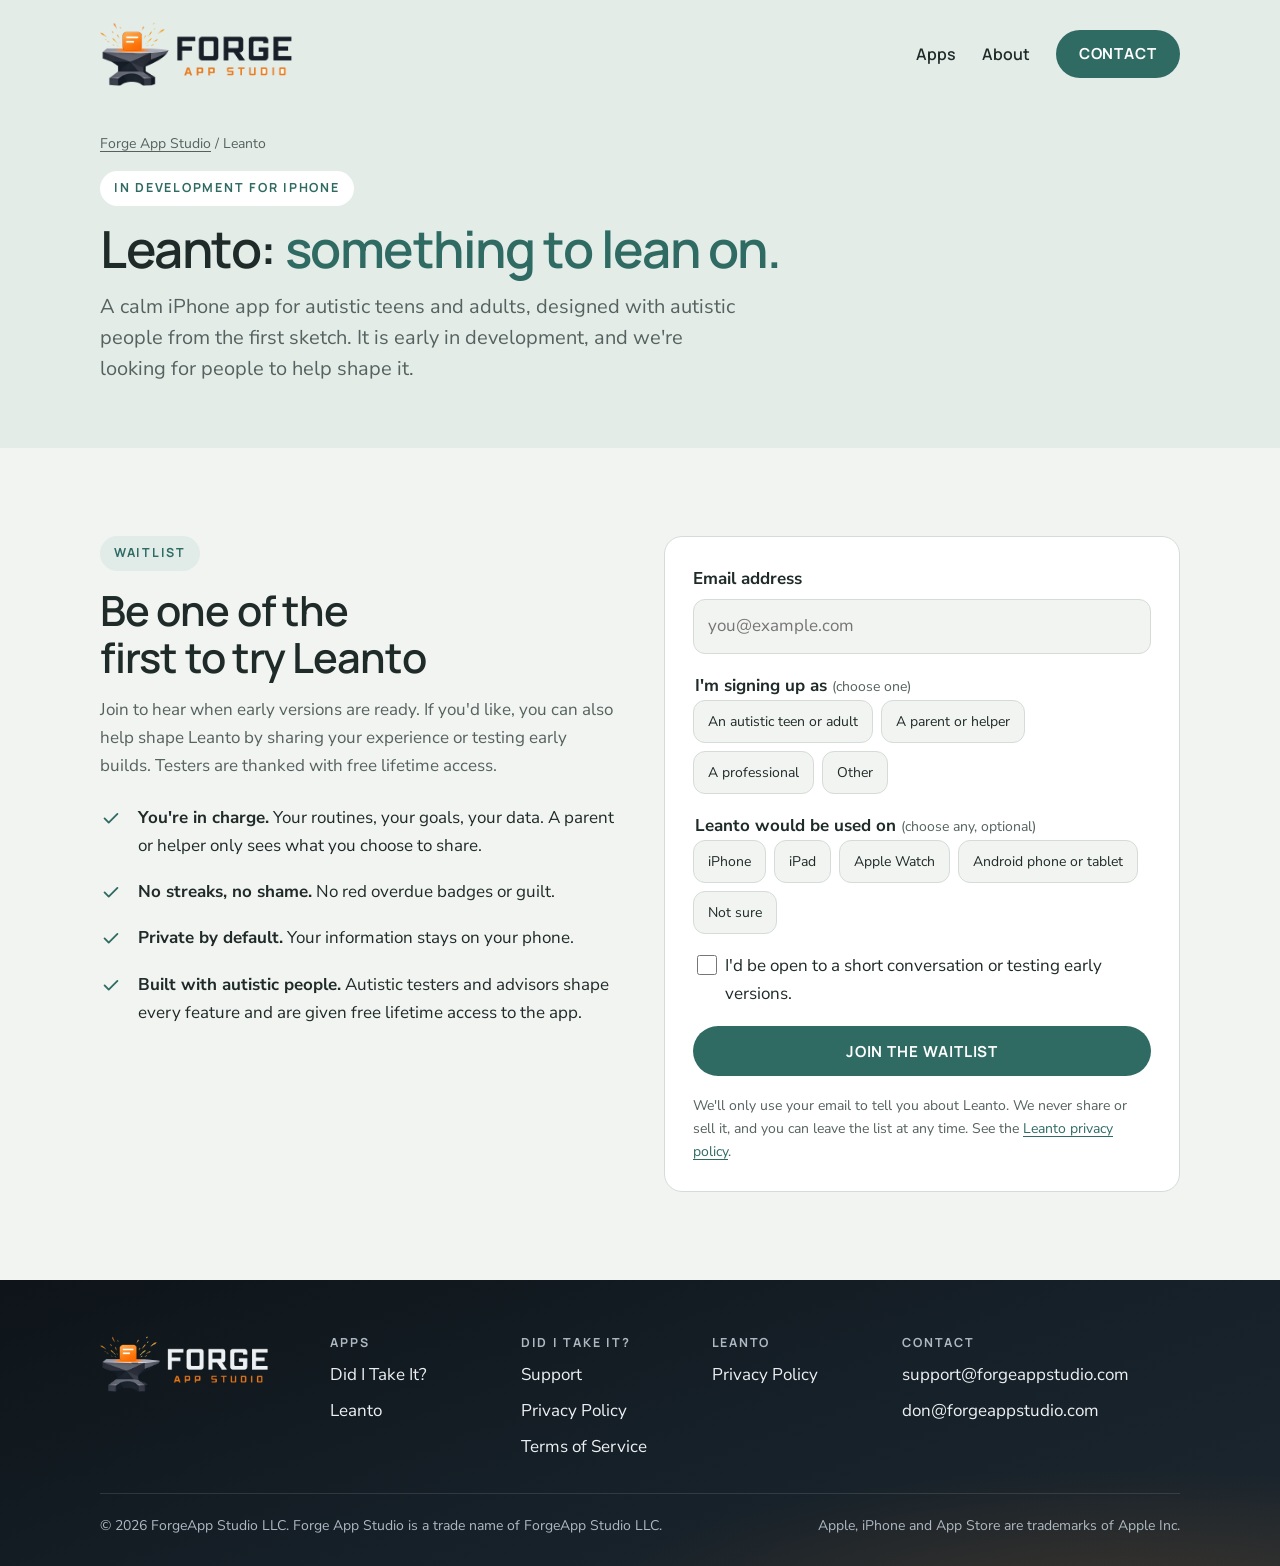
<file: leanto.html>
<!doctype html>
<html lang="en">
<head>
<meta charset="utf-8">
<meta name="viewport" content="width=device-width, initial-scale=1, viewport-fit=cover">
<title>Leanto | Forge App Studio</title>
<meta name="description" content="Leanto is a calm iPhone app for autistic teens and adults, in development at Forge App Studio.">
<meta property="og:title" content="Leanto | Forge App Studio">
<meta property="og:description" content="Leanto is a calm iPhone app for autistic teens and adults, in development at Forge App Studio.">
<meta property="og:image" content="https://forgeappstudio.com/assets/og-image.png">
<meta property="og:type" content="website">
<meta property="og:url" content="https://forgeappstudio.com/leanto.html">
<link rel="canonical" href="https://forgeappstudio.com/leanto.html">
<link rel="icon" href="assets/favicon-32.png" sizes="32x32" type="image/png">
<link rel="icon" href="assets/favicon-64.png" sizes="64x64" type="image/png">
<link rel="apple-touch-icon" href="assets/apple-touch-icon.png">
<link rel="preconnect" href="https://fonts.googleapis.com">
<link rel="preconnect" href="https://fonts.gstatic.com" crossorigin>
<link rel="stylesheet" href="https://fonts.googleapis.com/css2?family=Manrope:wght@500;600;700&family=Nunito+Sans:wght@400;600;700&display=swap">
<link rel="stylesheet" href="assets/styles.css">
</head>
<body class="theme-leanto">
<a class="skip" href="#main">Skip to content</a>

<div class="calm">
  <header class="site-head">
    <div class="wrap">
      <a class="brand" href="index.html" aria-label="Forge App Studio home"><picture><source srcset="assets/logo-horizontal-on-dark.png" media="(prefers-color-scheme: dark)"><img src="assets/logo-horizontal.png" alt="Forge App Studio" width="193" height="64"></picture></a>
      <nav class="nav" aria-label="Main">
        <a class="nav-link" href="index.html#apps">Apps</a>
        <a class="nav-link" href="index.html#about">About</a>
        <a class="btn btn-primary" href="index.html#contact">Contact</a>
      </nav>
    </div>
  </header>
  <section class="page-head" aria-labelledby="page-title">
    <div class="wrap">
      <p class="crumbs"><a href="index.html">Forge App Studio</a> / Leanto</p>
      <span class="eyebrow">In development for iPhone</span>
      <h1 id="page-title">Leanto: <em style="font-style:normal;color:var(--steel)">something to lean on.</em></h1>
      <p class="lede">A calm iPhone app for autistic teens and adults, designed with autistic people from the first sketch. It is early in development, and we're looking for people to help shape it.</p>
    </div>
  </section>
</div>

<main id="main">

  <section class="section" aria-labelledby="wl-title">
    <div class="wrap split">
      <div style="display:flex;flex-direction:column;gap:16px;align-self:stretch">
        <span class="eyebrow">Waitlist</span>
        <h2 id="wl-title">Be one of the first to try Leanto</h2>
        <p class="prose-width" style="color:var(--muted)">Join to hear when early versions are ready. If you'd like, you can also help shape Leanto by sharing your experience or testing early builds. Testers are thanked with free lifetime access.</p>
        <ul class="facts" style="margin-top:8px;gap:18px">
          <li><svg viewBox="0 0 24 24" fill="none" stroke="currentColor" stroke-width="2" stroke-linecap="round" stroke-linejoin="round" aria-hidden="true"><path d="M5 12.5 9.5 17 19 7.5"/></svg><span><strong>You're in charge.</strong> Your routines, your goals, your data. A parent or helper only sees what you choose to share.</span></li>
          <li><svg viewBox="0 0 24 24" fill="none" stroke="currentColor" stroke-width="2" stroke-linecap="round" stroke-linejoin="round" aria-hidden="true"><path d="M5 12.5 9.5 17 19 7.5"/></svg><span><strong>No streaks, no shame.</strong> No red overdue badges or guilt.</span></li>
          <li><svg viewBox="0 0 24 24" fill="none" stroke="currentColor" stroke-width="2" stroke-linecap="round" stroke-linejoin="round" aria-hidden="true"><path d="M5 12.5 9.5 17 19 7.5"/></svg><span><strong>Private by default.</strong> Your information stays on your phone.</span></li>
          <li><svg viewBox="0 0 24 24" fill="none" stroke="currentColor" stroke-width="2" stroke-linecap="round" stroke-linejoin="round" aria-hidden="true"><path d="M5 12.5 9.5 17 19 7.5"/></svg><span><strong>Built with autistic people.</strong> Autistic testers and advisors shape every feature and are given free lifetime access to the app.</span></li>
        </ul>
      </div>
      <form class="form" id="waitlist-form" novalidate>
        <div class="field">
          <label for="email">Email address</label>
          <input id="email" name="email" type="email" autocomplete="email" required placeholder="you@example.com">
        </div>
        <fieldset>
          <legend>I'm signing up as <span class="hint">(choose one)</span></legend>
          <div class="options">
            <label class="option"><input type="radio" name="role" id="role-self" value="autistic-person"><span>An autistic teen or adult</span></label>
            <label class="option"><input type="radio" name="role" id="role-parent" value="parent-or-helper"><span>A parent or helper</span></label>
            <label class="option"><input type="radio" name="role" id="role-pro" value="professional"><span>A professional</span></label>
            <label class="option"><input type="radio" name="role" id="role-other" value="other"><span>Other</span></label>
          </div>
        </fieldset>
        <fieldset>
          <legend>Leanto would be used on <span class="hint">(choose any, optional)</span></legend>
          <div class="options">
            <label class="option"><input type="checkbox" name="device" value="iphone"><span>iPhone</span></label>
            <label class="option"><input type="checkbox" name="device" value="ipad"><span>iPad</span></label>
            <label class="option"><input type="checkbox" name="device" value="apple-watch"><span>Apple Watch</span></label>
            <label class="option"><input type="checkbox" name="device" value="android"><span>Android phone or tablet</span></label>
            <label class="option"><input type="checkbox" name="device" value="not-sure"><span>Not sure</span></label>
          </div>
        </fieldset>
        <label class="check" for="help"><input id="help" name="help" type="checkbox" value="yes"><span>I'd be open to a short conversation or testing early versions.</span></label>
        <div style="position:absolute;left:-10000px;width:1px;height:1px;overflow:hidden" aria-hidden="true"><label>Leave this empty <input type="text" name="website" tabindex="-1" autocomplete="off"></label></div>
        <input type="hidden" name="page" value="forgeappstudio.com/leanto">
        <button class="btn btn-ink" type="submit">Join the waitlist</button>
        <div id="form-status" class="status-msg" role="status" aria-live="polite" hidden></div>
        <p class="note">We'll only use your email to tell you about Leanto. We never share or sell it, and you can leave the list at any time. See the <a href="leanto-privacy.html">Leanto privacy policy</a>.</p>
      </form>
    </div>
  </section>

</main>

<footer class="dark site-foot">
  <div class="wrap">
    <div><img src="assets/logo-horizontal-on-dark.png" alt="Forge App Studio" width="169" height="56"></div>
    <div>
      <h4>Apps</h4>
      <ul><li><a href="did-i-take-it.html">Did I Take It?</a></li><li><a href="leanto.html">Leanto</a></li></ul>
    </div>
    <div>
      <h4>Did I Take It?</h4>
      <ul><li><a href="did-i-take-it-support.html">Support</a></li><li><a href="did-i-take-it-privacy.html">Privacy Policy</a></li><li><a href="did-i-take-it-terms.html">Terms of Service</a></li></ul>
    </div>
    <div>
      <h4>Leanto</h4>
      <ul><li><a href="leanto-privacy.html">Privacy Policy</a></li></ul>
    </div>
    <div>
      <h4>Contact</h4>
      <ul><li><a href="mailto:support@forgeappstudio.com">support@forgeappstudio.com</a></li><li><a href="mailto:don@forgeappstudio.com">don@forgeappstudio.com</a></li></ul>
    </div>
    <div class="legal">
      <span>&copy; 2026 ForgeApp Studio LLC. Forge App Studio is a trade name of ForgeApp Studio LLC.</span>
      <span>Apple, iPhone and App Store are trademarks of Apple Inc.</span>
    </div>
  </div>
</footer>
<script src="assets/site.js"></script>
</body>
</html>
</file>
<file: assets/styles.css>
/* Forge App Studio
   Layout: a dark "forge" hero carries the logo and the promise; light bands below hold the apps,
   the principles, the person behind them, and contact. Ember is the one warm accent. */
:root {
  /* the forge: always dark, in both themes */
  --iron-950: #0E1419;
  --iron-900: #141B21;
  --iron-800: #1C262E;
  --on-dark: #EEF1F3;
  --on-dark-muted: #AEB8C1;
  --ember: #F28A2E;
  --ember-ink: #1A0E06;
  --ember-light: #F7A55B;
  --steel: #9DB0BF;

  /* page surfaces (light theme) */
  --bg: #FFFFFF;
  --mist: #ECEEF1;
  --surface: #FFFFFF;
  --ink: #1D2830;
  --muted: #56616B;
  --line: #DCE0E4;
  --accent-text: #A84C0C;
  --ember-soft: rgba(242, 138, 46, 0.16);
  --shadow: 0 1px 2px rgba(20, 27, 33, 0.05), 0 14px 34px -20px rgba(20, 27, 33, 0.28);
  --focus: #2F6FD0;

  --font-display: "Manrope", "Segoe UI", system-ui, -apple-system, sans-serif;
  --font-body: "Nunito Sans", "Segoe UI", system-ui, -apple-system, sans-serif;
  --step--1: 0.875rem;
  --step-0: 1.0625rem;
  --step-1: 1.25rem;
  --step-2: clamp(1.75rem, 1.3rem + 1.8vw, 2.6rem);
  --step-3: clamp(2.3rem, 1.5rem + 3.4vw, 3.9rem);
  --radius: 18px;
  --wrap: 1120px;
}
@media (prefers-color-scheme: dark) {
  :root:not([data-theme="light"]) {
    --bg: #0F1519; --mist: #141C22; --surface: #182129; --ink: #E7ECEF; --muted: #A3AEB7;
    --line: #2A353E; --accent-text: #F7A55B; --ember-soft: rgba(247, 165, 91, 0.14);
    --shadow: 0 1px 2px rgba(0, 0, 0, 0.3); --focus: #8DB8FF; color-scheme: dark;
  }
}
:root[data-theme="dark"] {
  --bg: #0F1519; --mist: #141C22; --surface: #182129; --ink: #E7ECEF; --muted: #A3AEB7;
  --line: #2A353E; --accent-text: #F7A55B; --ember-soft: rgba(247, 165, 91, 0.14);
  --shadow: 0 1px 2px rgba(0, 0, 0, 0.3); --focus: #8DB8FF; color-scheme: dark;
}

* { box-sizing: border-box; }
html { scroll-behavior: smooth; }
body {
  margin: 0;
  background: var(--bg);
  color: var(--ink);
  font-family: var(--font-body);
  font-size: var(--step-0);
  line-height: 1.65;
  -webkit-font-smoothing: antialiased;
}
img { max-width: 100%; height: auto; }
a { color: var(--accent-text); text-underline-offset: 3px; }
:focus-visible { outline: 3px solid var(--focus); outline-offset: 3px; border-radius: 6px; }
.skip { position: absolute; left: -9999px; top: 0; }
.skip:focus { left: 16px; top: 16px; z-index: 50; background: var(--surface); color: var(--ink); padding: 10px 14px; border-radius: 10px; }

.wrap {
  width: 100%;
  max-width: var(--wrap);
  margin-inline: auto;
  padding-left: max(20px, env(safe-area-inset-left, 0px));
  padding-right: max(20px, env(safe-area-inset-right, 0px));
}

h1, h2, h3 { font-family: var(--font-display); line-height: 1.12; margin: 0; text-wrap: balance; }
h1 { font-size: var(--step-3); font-weight: 600; letter-spacing: -0.028em; line-height: 1.05; }
h2 { font-size: var(--step-2); font-weight: 600; letter-spacing: -0.022em; }
h3 { font-size: var(--step-1); font-weight: 700; letter-spacing: -0.01em; }
p { margin: 0; }
.prose-width { max-width: 62ch; }

/* eyebrow pill: a short label that says what a section is */
.eyebrow {
  display: inline-flex; align-self: flex-start; align-items: center; gap: 8px;
  font-family: var(--font-display); font-weight: 700; font-size: 0.78rem;
  letter-spacing: 0.14em; text-transform: uppercase;
  padding: 7px 14px; border-radius: 999px;
  background: var(--ember-soft); color: var(--accent-text);
}
.dark .eyebrow { background: rgba(247, 165, 91, 0.14); color: var(--ember-light); }

/* buttons */
.btn {
  display: inline-flex; align-items: center; justify-content: center; gap: 10px;
  min-height: 50px; padding: 12px 26px; border-radius: 999px;
  font-family: var(--font-display); font-weight: 700; font-size: 0.95rem;
  letter-spacing: 0.06em; text-transform: uppercase; text-decoration: none;
  border: 1.5px solid transparent; cursor: pointer;
}
.btn-primary { background: var(--ember); color: var(--ember-ink); }
.btn-primary:hover { background: var(--ember-light); }
.btn-ghost { border-color: rgba(238, 241, 243, 0.55); color: var(--on-dark); }
.btn-ghost:hover { border-color: var(--on-dark); }
.btn-ink { background: var(--ink); color: var(--bg); }
.btn-ink:hover { opacity: 0.9; }
.btn svg { width: 18px; height: 18px; flex: none; }

/* ---------- dark forge band (hero, page heads, about band) ---------- */
.dark {
  background:
    radial-gradient(ellipse 60% 70% at 88% 115%, rgba(242, 138, 46, 0.15), transparent 70%),
    linear-gradient(160deg, var(--iron-950) 0%, #162028 55%, var(--iron-800) 100%);
  color: var(--on-dark);
}
.dark a:not(.btn) { color: var(--ember-light); }
.dark .muted { color: var(--on-dark-muted); }

.site-head .wrap {
  display: flex; align-items: center; justify-content: space-between; gap: 16px 28px;
  flex-wrap: wrap; padding-block: 22px;
}
.brand { display: inline-flex; flex: none; }
.brand img { height: 64px; width: auto; display: block; }
.nav { display: flex; align-items: center; flex-wrap: wrap; gap: 6px 26px; }
.nav a:not(.btn) { color: var(--on-dark); text-decoration: none; font-family: var(--font-display); font-weight: 600; font-size: 1rem; }
.nav a:not(.btn):hover { color: var(--ember-light); }
.nav .btn { min-height: 46px; padding: 10px 22px; }
@media (max-width: 680px) {
  .nav a.nav-link { display: none; }
  .brand img { height: 52px; }
}

.hero .wrap {
  display: grid; grid-template-columns: minmax(0, 1.12fr) minmax(0, 0.88fr);
  gap: 48px; align-items: center; padding-block: 36px 88px;
}
.hero-copy { display: flex; flex-direction: column; gap: 22px; min-width: 0; }
.hero h1 em { font-style: normal; color: var(--steel); }
.lede { font-size: var(--step-1); line-height: 1.55; color: var(--on-dark-muted); max-width: 54ch; }
.cta-row { display: flex; flex-wrap: wrap; gap: 12px; }

/* the "shelf" of apps in the hero */
.shelf { display: flex; flex-direction: column; gap: 14px; min-width: 0; }
.shelf-item {
  display: grid; grid-template-columns: 64px minmax(0, 1fr); gap: 16px; align-items: center;
  padding: 18px; border-radius: var(--radius);
  background: rgba(238, 241, 243, 0.06); border: 1px solid rgba(238, 241, 243, 0.12);
  color: var(--on-dark); text-decoration: none;
}
a.shelf-item:hover { background: rgba(238, 241, 243, 0.1); }
.shelf-item strong { display: block; font-family: var(--font-display); font-size: 1.15rem; }
.shelf-item span.muted { display: block; font-size: 0.95rem; }
.status {
  display: inline-block; margin-top: 8px; font-family: var(--font-display); font-weight: 700;
  font-size: 0.72rem; letter-spacing: 0.12em; text-transform: uppercase;
  padding: 4px 10px; border-radius: 999px;
}
.status.live { background: rgba(126, 200, 160, 0.16); color: #9BD9B6; }
.status.soon { background: rgba(157, 176, 191, 0.18); color: #C7D3DD; }
.app-glyph { width: 64px; height: 64px; border-radius: 15px; display: block; }
.page-icon { width: 72px; height: 72px; border-radius: 17px; display: block; box-shadow: 0 6px 18px -8px rgba(0,0,0,0.5); }

/* ---------- light sections ---------- */
.section { padding-block: 88px; }
.section.mist { background: var(--mist); }
.section-head { display: flex; flex-direction: column; gap: 14px; margin-bottom: 36px; max-width: 70ch; }
.section-head p { color: var(--muted); }

.apps { display: grid; grid-template-columns: repeat(2, minmax(0, 1fr)); gap: 22px; }
.app-card {
  display: flex; flex-direction: column; gap: 16px; min-width: 0;
  background: var(--surface); border: 1px solid var(--line); border-radius: var(--radius);
  padding: 28px; box-shadow: var(--shadow);
}
.app-card .top { display: flex; align-items: center; gap: 16px; }
.app-card h3 { font-size: 1.5rem; }
.app-card p { color: var(--muted); }
.app-card ul { margin: 0; padding-left: 1.1em; color: var(--muted); display: grid; gap: 6px; }
.app-card .links { margin-top: auto; display: flex; flex-wrap: wrap; gap: 10px 22px; align-items: center; padding-top: 6px; }
.app-card .links a:not(.btn) { font-family: var(--font-display); font-weight: 700; text-decoration: none; }
.app-card .links a:not(.btn):hover { text-decoration: underline; }
.tag {
  font-family: var(--font-display); font-weight: 700; font-size: 0.72rem; letter-spacing: 0.12em;
  text-transform: uppercase; color: var(--muted);
}

.principles { display: grid; grid-template-columns: repeat(3, minmax(0, 1fr)); gap: 22px; }
.principle {
  background: var(--surface); border-radius: var(--radius); padding: 26px;
  display: flex; flex-direction: column; gap: 12px; box-shadow: var(--shadow);
}
.principle .icon {
  width: 46px; height: 46px; border-radius: 12px; display: grid; place-items: center;
  background: var(--ember-soft); color: var(--accent-text);
}
.principle .icon svg { width: 24px; height: 24px; }
.principle p { color: var(--muted); }

.about .wrap { display: grid; grid-template-columns: minmax(0, 1fr) minmax(0, 1.25fr); gap: 48px; align-items: start; padding-block: 80px; }
.about p + p { margin-top: 16px; }
.about .copy { color: var(--on-dark-muted); font-size: 1.1rem; }
.about .copy strong { color: var(--on-dark); font-weight: 700; }

.contact-grid { display: grid; grid-template-columns: repeat(2, minmax(0, 1fr)); gap: 22px; }
.contact-card {
  background: var(--surface); border: 1px solid var(--line); border-radius: var(--radius);
  padding: 26px; display: flex; flex-direction: column; gap: 10px; min-width: 0;
}
.contact-card p { color: var(--muted); }
.email-row { display: flex; flex-wrap: wrap; align-items: center; gap: 10px 14px; margin-top: 4px; }
.email {
  font-family: var(--font-display); font-weight: 700; font-size: 1.15rem; color: var(--ink);
  text-decoration: none; overflow-wrap: anywhere;
}
.email:hover { color: var(--accent-text); }
.copy-btn {
  font: 700 0.8rem/1 var(--font-display); letter-spacing: 0.08em; text-transform: uppercase;
  padding: 9px 14px; border-radius: 999px; border: 1.5px solid var(--line);
  background: transparent; color: var(--muted); cursor: pointer;
}
.copy-btn:hover { color: var(--ink); border-color: var(--muted); }

/* ---------- footer ---------- */
.site-foot .wrap { display: grid; grid-template-columns: minmax(0, 1fr) repeat(3, minmax(0, 0.8fr)) minmax(0, 1.4fr); gap: 32px; padding-block: 56px 28px; }
.site-foot img { height: 56px; width: auto; }
.site-foot h4 { margin: 0 0 10px; font: 700 0.78rem/1.2 var(--font-display); letter-spacing: 0.14em; text-transform: uppercase; color: var(--on-dark-muted); }
.site-foot ul { list-style: none; margin: 0; padding: 0; display: grid; gap: 8px; }
.site-foot a:not(.btn) { color: var(--on-dark); text-decoration: none; }
.site-foot a:not(.btn):hover { color: var(--ember-light); }
.site-foot .legal {
  grid-column: 1 / -1; border-top: 1px solid rgba(238, 241, 243, 0.12); padding-top: 20px;
  font-size: var(--step--1); color: var(--on-dark-muted);
  display: flex; flex-wrap: wrap; justify-content: space-between; gap: 8px 24px;
}

/* ---------- inner pages ---------- */
.page-head .wrap { padding-block: 24px 64px; display: flex; flex-direction: column; gap: 16px; }
.page-head h1 { font-size: clamp(2rem, 1.4rem + 2.6vw, 3.2rem); }
.crumbs { font-size: var(--step--1); color: var(--on-dark-muted); }
.crumbs a { color: var(--on-dark-muted) !important; }

.features { display: grid; grid-template-columns: repeat(2, minmax(0, 1fr)); gap: 22px; }
.feature { background: var(--surface); border: 1px solid var(--line); border-radius: var(--radius); padding: 26px; display: flex; flex-direction: column; gap: 10px; min-width: 0; }
.feature ul { margin: 0; padding-left: 1.1em; color: var(--muted); display: grid; gap: 6px; }

.split { display: grid; grid-template-columns: minmax(0, 1fr) minmax(0, 1fr); gap: 48px; align-items: start; }
.facts { display: grid; gap: 14px; margin: 0; padding: 0; list-style: none; }
.facts li { display: grid; grid-template-columns: 26px minmax(0, 1fr); gap: 12px; }
.facts svg { width: 22px; height: 22px; margin-top: 3px; color: var(--accent-text); }
.price {
  background: var(--surface); border: 1px solid var(--line); border-radius: var(--radius);
  padding: 28px; display: flex; flex-direction: column; gap: 12px;
}
.price .amount { font-family: var(--font-display); font-weight: 700; font-size: 2.4rem; letter-spacing: -0.02em; line-height: 1; }
.price .amount small { font-size: 1rem; font-weight: 600; color: var(--muted); letter-spacing: 0; }
.note { font-size: var(--step--1); color: var(--muted); }
.callout {
  border-radius: var(--radius); padding: 22px 24px; background: var(--mist);
  color: var(--ink); display: grid; gap: 6px;
}

/* legal documents */
.doc { padding-block: 64px 88px; }
.doc .wrap { max-width: 820px; }
.doc h2 { font-size: 1.5rem; margin: 40px 0 12px; }
.doc h3 { font-size: 1.15rem; margin: 26px 0 8px; }
.doc p, .doc ul { margin: 0 0 14px; }
.doc ul { padding-left: 1.2em; display: grid; gap: 6px; }
.doc .caps { text-transform: none; font-weight: 600; }
.doc .updated { color: var(--muted); font-size: var(--step--1); margin-bottom: 24px; }
.doc .fill { background: var(--ember-soft); color: var(--accent-text); padding: 0 4px; border-radius: 4px; font-weight: 700; }

.faq { display: grid; gap: 12px; }
.faq details { background: var(--surface); border: 1px solid var(--line); border-radius: 14px; padding: 0 22px; }
.faq summary { cursor: pointer; padding: 18px 0; font-family: var(--font-display); font-weight: 700; font-size: 1.05rem; list-style: none; display: flex; justify-content: space-between; gap: 16px; }
.faq summary::-webkit-details-marker { display: none; }
.faq summary::after { content: "+"; color: var(--accent-text); font-size: 1.4rem; line-height: 1; }
.faq details[open] summary::after { content: "\2212"; }
.faq details > div { padding-bottom: 18px; color: var(--muted); display: grid; gap: 10px; }

/* waitlist form */
.form { background: var(--surface); border: 1px solid var(--line); border-radius: var(--radius); padding: 28px; display: flex; flex-direction: column; gap: 18px; }
.field { display: flex; flex-direction: column; gap: 6px; }
.form label, .form legend { font-weight: 700; }
.form .hint { font-weight: 400; color: var(--muted); font-size: var(--step--1); }
.form input[type="email"] { font: inherit; color: var(--ink); background: var(--bg); border: 1.5px solid var(--line); border-radius: 12px; padding: 12px 14px; width: 100%; }
.form fieldset { border: 0; margin: 0; padding: 0; display: flex; flex-direction: column; gap: 8px; }
.options { display: flex; flex-wrap: wrap; gap: 8px; }
.option { position: relative; font-weight: 400 !important; }
.option input { position: absolute; opacity: 0; width: 1px; height: 1px; }
.option span { display: inline-block; padding: 9px 14px; border: 1.5px solid var(--line); border-radius: 12px; background: var(--bg); cursor: pointer; font-size: var(--step--1); }
.option input:checked + span { border-color: var(--accent-text); background: var(--ember-soft); font-weight: 700; }
.option input:focus-visible + span { outline: 3px solid var(--focus); outline-offset: 2px; }
.check { display: grid; grid-template-columns: 22px minmax(0, 1fr); gap: 10px; font-weight: 400 !important; }
.check input { width: 20px; height: 20px; margin-top: 3px; accent-color: var(--accent-text); }
.status-msg { padding: 14px 16px; border-radius: 12px; background: var(--ember-soft); }

@media (max-width: 900px) {
  .hero .wrap, .about .wrap, .split { grid-template-columns: minmax(0, 1fr); gap: 36px; }
  .principles { grid-template-columns: minmax(0, 1fr); }
  .site-foot .wrap { grid-template-columns: repeat(2, minmax(0, 1fr)); }
}
@media (max-width: 720px) {
  .apps, .contact-grid, .features { grid-template-columns: minmax(0, 1fr); }
  .section { padding-block: 60px; }
  .hero .wrap { padding-block: 24px 64px; }
}
@media (max-width: 480px) {
  .site-foot .wrap { grid-template-columns: minmax(0, 1fr); }
}
@media (prefers-reduced-motion: reduce) { html { scroll-behavior: auto; } * { transition: none !important; } }

/* ================= App themes =================
   The studio frame (fonts, layout, footer) stays the same; each app's pages take that app's colors.
   Did I Take It?: the app's slate-blue header (#3D5A80 / #2C4A6E) and primary blue (#2C7BE5).
   Leanto: the calm green-gray ground (#F2F4F1) and teal (#2F6B63) from the Leanto designs. */

.theme-diti {
  --bg: #FFFFFF; --mist: #EEF3FB; --surface: #FFFFFF; --ink: #1A1A2E; --muted: #5C6573; --line: #E0E7F2;
  --accent-text: #1F62C2; --ember-soft: rgba(44, 123, 229, 0.12);
  --app-btn: #2466C8; --app-btn-ink: #FFFFFF;
}
@media (prefers-color-scheme: dark) {
  :root:not([data-theme="light"]) .theme-diti {
    --bg: #0F1620; --mist: #131D2A; --surface: #172231; --ink: #E6ECF5; --muted: #A5B3C6; --line: #26354A;
    --accent-text: #8DB6F2; --ember-soft: rgba(141, 182, 242, 0.14); --app-btn: #8DB6F2; --app-btn-ink: #0F1620;
  }
}
:root[data-theme="dark"] .theme-diti {
  --bg: #0F1620; --mist: #131D2A; --surface: #172231; --ink: #E6ECF5; --muted: #A5B3C6; --line: #26354A;
  --accent-text: #8DB6F2; --ember-soft: rgba(141, 182, 242, 0.14); --app-btn: #8DB6F2; --app-btn-ink: #0F1620;
}
.theme-diti .dark:not(.site-foot) {
  background:
    radial-gradient(ellipse 55% 80% at 92% 0%, rgba(91, 130, 184, 0.55), transparent 70%),
    linear-gradient(160deg, #22405F 0%, #2C4A6E 45%, #3D5A80 100%);
  --on-dark-muted: #D7E3F3;
}
.theme-diti .dark:not(.site-foot) .eyebrow { background: rgba(184, 212, 232, 0.18); color: #E3EDF8; }
.theme-diti .dark:not(.site-foot) h1 em { color: #B8D4E8 !important; }
.theme-diti .dark:not(.site-foot) a:not(.btn) { color: #E3EDF8; }
.theme-diti .dark:not(.site-foot) .nav a:not(.btn):hover { color: #B8D4E8; }
.theme-diti .dark:not(.site-foot) .btn-primary { background: #FFFFFF; color: #2C4A6E; }
.theme-diti .dark:not(.site-foot) .btn-primary:hover { background: #EBF2FF; }
.theme-diti .btn-ink { background: var(--app-btn); color: var(--app-btn-ink); }

.theme-leanto {
  --bg: #F2F4F1; --mist: #E7EDE9; --surface: #FFFFFF; --ink: #1F2B29; --muted: #55625F; --line: #D5DCD8;
  --accent-text: #2F6B63; --ember-soft: #E1ECE8;
  --app-btn: #2F6B63; --app-btn-ink: #FFFFFF; --calm-head: #E4ECE8;
}
@media (prefers-color-scheme: dark) {
  :root:not([data-theme="light"]) .theme-leanto {
    --bg: #131A19; --mist: #172120; --surface: #1B2422; --ink: #E6ECE9; --muted: #A3B1AD; --line: #2C3835;
    --accent-text: #7FBDB2; --ember-soft: #1F3330; --app-btn: #7FBDB2; --app-btn-ink: #0F1716; --calm-head: #18211F;
  }
}
:root[data-theme="dark"] .theme-leanto {
  --bg: #131A19; --mist: #172120; --surface: #1B2422; --ink: #E6ECE9; --muted: #A3B1AD; --line: #2C3835;
  --accent-text: #7FBDB2; --ember-soft: #1F3330; --app-btn: #7FBDB2; --app-btn-ink: #0F1716; --calm-head: #18211F;
}
.theme-leanto .btn-ink { background: var(--app-btn); color: var(--app-btn-ink); }
.calm { background: var(--calm-head); color: var(--ink); }
.calm .nav a:not(.btn) { color: var(--ink); }
.calm .nav a:not(.btn):hover { color: var(--accent-text); }
.calm .btn-primary { background: var(--app-btn); color: var(--app-btn-ink); }
.calm .btn-primary:hover { opacity: 0.9; background: var(--app-btn); }
.calm .crumbs, .calm .crumbs a { color: var(--muted) !important; }
.calm h1 em { color: var(--accent-text) !important; }
.calm .lede { color: var(--muted); }
.calm .eyebrow { background: var(--surface); color: var(--accent-text); }
</file>
